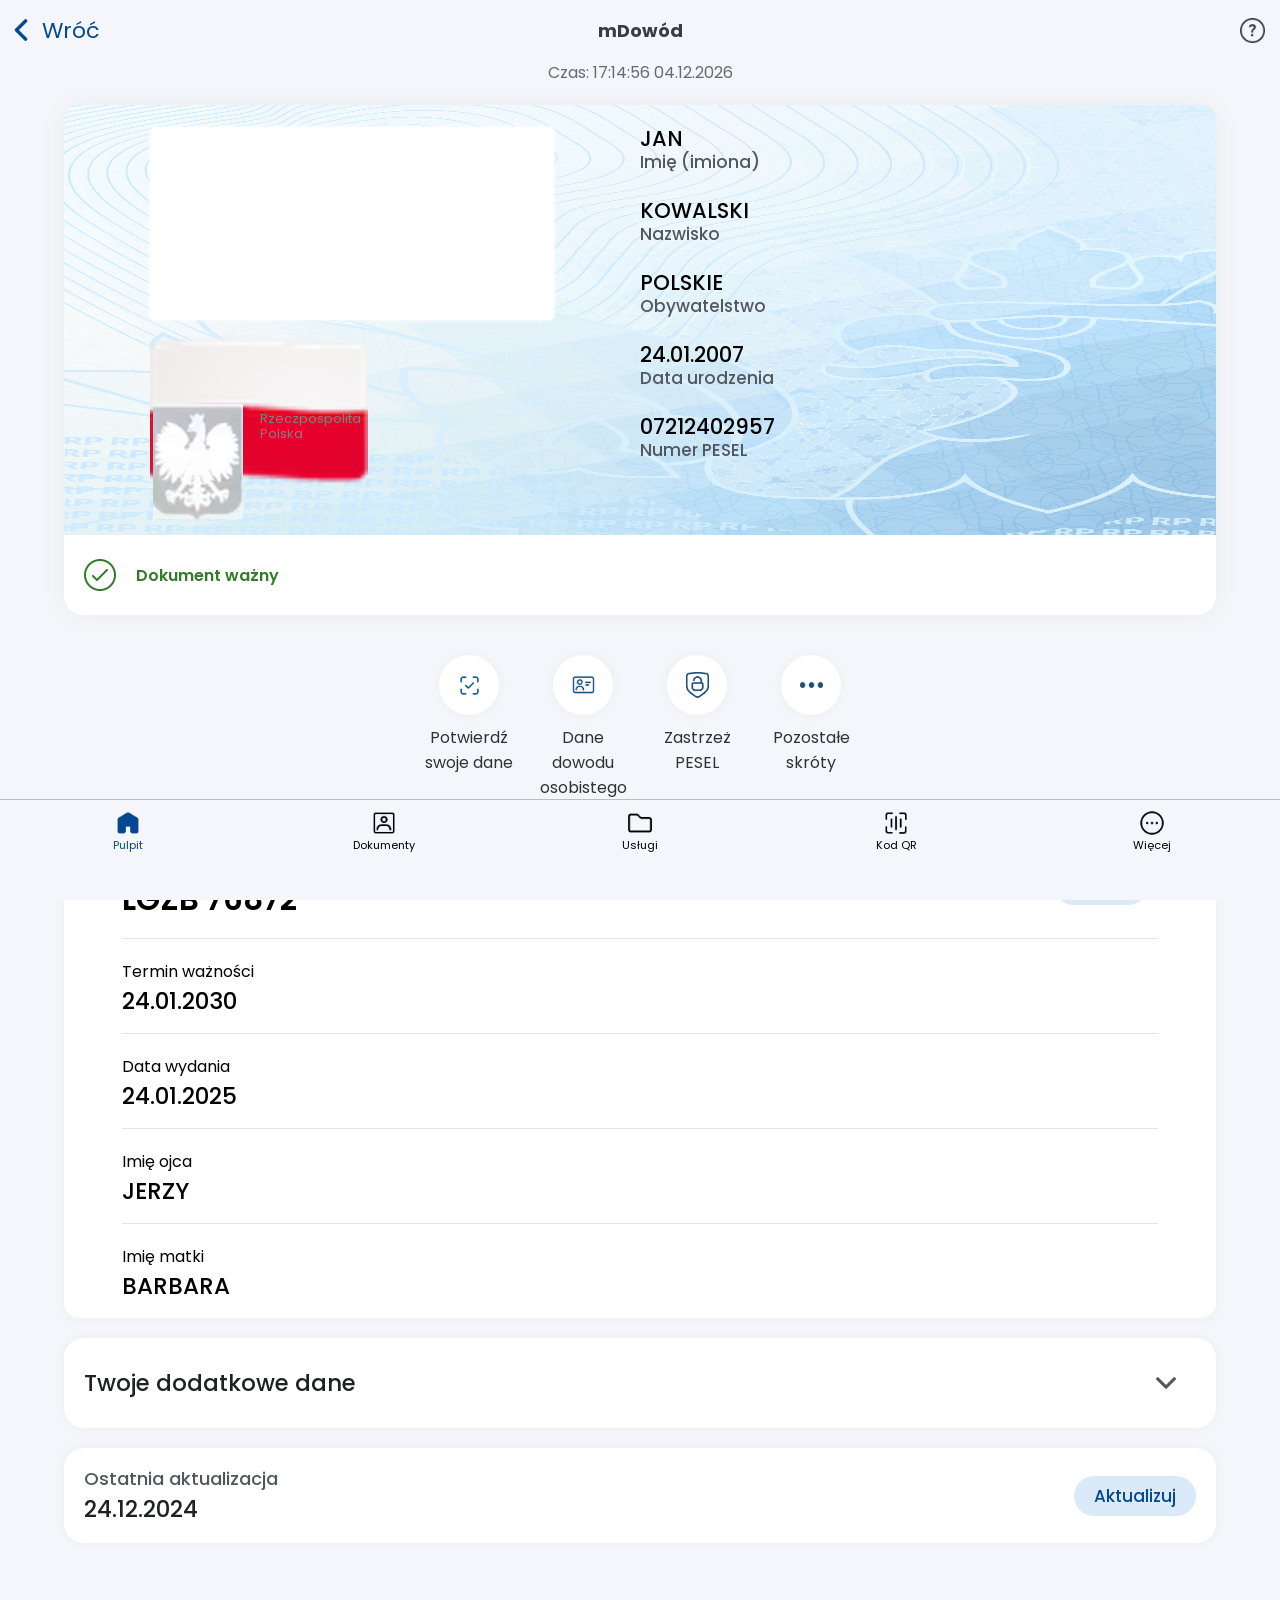
<file: card.html>
<!-- saved from url=(0014)about:internet --><html><head>
    <meta http-equiv="Content-Type" content="text/html; charset=utf-8">
    <title>mObywatel</title>
    <link rel="manifest" href="js/manifest.json">
    <meta http-equiv="Cache-Control" content="no-cache, no-store, must-revalidate">
    <meta http-equiv="Pragma" content="no-cache">
    <meta http-equiv="Expires" content="0">
    <link rel="stylesheet" href="css/main.css">
    <link rel="stylesheet" href="css/card.css">
    <link rel="icon" type="image/x-icon" href="images/logo.png">
    <link rel="apple-touch-icon" href="images/logo.png">
    <link rel="shortcut icon" href="images/logo.png">
    <meta name="format-detection" content="telephone=no">
    <meta name="viewport" content="width=device-width, initial-scale=0.8, user-scalable=no">
    <meta name="mobile-web-app-capable" content="yes">
</head>

<body>
    <div class="top_grid_fixed">
        <div class="action_grid_fixed">
            <img src="images/back_blue.png" class="back_img_fixed">
            <p onclick="sendTo('home')" class="back_text_fixed">Wróć</p>
        </div>
        <p class="title_text_fixed">mDowód</p>
        <span onclick="sendTo('edit_card')" style="cursor: pointer; display: inline-flex; align-items: center;">
            <!-- Wrapper span -->
            <img src="images/help.png" class="help_img_fixed">
        </span>
    </div>
    <div class="bottom_bar">
        <div class="bottom_bar_grid">
            <div class="bottom_element_grid" send="home">
                <div class="bottom_element_image home home_open"></div>
                <p class="bottom_element_text open">Pulpit</p>
            </div>
            <div class="bottom_element_grid" send="documents">
                <div class="bottom_element_image documents"></div>
                <p class="bottom_element_text">Dokumenty</p>
            </div>
            <div class="bottom_element_grid" send="services">
                <div class="bottom_element_image services"></div>
                <p class="bottom_element_text">Usługi</p>
            </div>
            <div class="bottom_element_grid" send="qr">
                <div class="bottom_element_image qr"></div>
                <p class="bottom_element_text">Kod QR</p>
            </div>
            <div class="bottom_element_grid" send="more">
                <div class="bottom_element_image more"></div>
                <p class="bottom_element_text">Więcej</p>
            </div>
        </div>
    </div>
    <div class="container">
        <p class="time_text" id="time">Czas: 22:03:31 22.05.2025</p>
        <div class="id_wrapper">
            <div class="id_image_data">
                <img draggable="false" class="id_image" src="images/plate.png">
                <div class="inset">

                </div>
                <div class="id_own_image" id="profileImageDiv"> <!-- Added ID for easier targeting -->
                </div>
                <img draggable="false" src="images/flag.webp" class="flag_video">
                <img draggable="false" src="images/eagle.gif" class="eagle_video">
                <p class="eagle_text">Rzeczpospolita<br>Polska</p>
                <div class="id_data_grid">
                    <div class="data_holder">
                        <p class="data_title firstname" id="name">NORBERT</p>
                        <p class="data_value">Imię (imiona)</p>
                    </div>
                    <div class="data_holder">
                        <p class="data_title surname" id="surname">GRZESIAK</p>
                        <p class="data_value">Nazwisko</p>
                    </div>
                    <div class="data_holder">
                        <p class="data_title" id="nationality">POLSKIE</p>
                        <p class="data_value">Obywatelstwo</p>
                    </div>
                    <div class="data_holder">
                        <p class="data_title" id="birthday">24.01.2007</p>
                        <p class="data_value">Data urodzenia</p>
                    </div>
                    <div class="data_holder">
                        <p class="data_title" id="pesel">07212402957</p>
                        <p class="data_value">Numer PESEL</p>
                    </div>
                </div>
            </div>
            <div class="id_bottom">
                <div class="bottom_grid">
                    <img class="bottom_image" src="images/valid.png">
                    <p class="bottom_text" style="color: #317C26; font-weight: 600; font-size: 16px; margin-left: 20px;">Dokument ważny</p>
                </div>
            </div>
        </div>
        <div class="under_container">
            <div class="under_grid">
                <div class="under_icon" onclick="sendTo('scan', 'card')">
                    <div class="under_image_circle">
                        <img class="under_image" src="images/confirm.png">
                    </div>
                    <p class="under_text">Potwierdź swoje dane</p>
                </div>
                <div class="under_icon" onclick="sendTo('document')">
                    <div class="under_image_circle">
                        <img class="under_image" src="images/card.png">
                    </div>
                    <p class="under_text">Dane dowodu osobistego</p>
                </div>
                <div class="under_icon" onclick="sendTo('pesel')">
                    <div class="under_image_circle">
                        <img class="under_image" src="images/lock.png">
                    </div>
                    <p class="under_text">Zastrzeż PESEL</p>
                </div>
                <div class="under_icon" onclick="sendTo('shortcuts')">
                    <div class="under_image_circle">
                        <img class="under_image" src="images/more.png">
                    </div>
                    <p class="under_text">Pozostałe skróty</p>
                </div>
            </div>
        </div>
        <div class="confirm_info">
            <div class="confirm_box">
                <p class="box_top">Seria i numer</p>
                <p class="box_value box_highlight" id="seriesAndNumber">LGZB 76872</p>
                <button class="main_button">Kopiuj</button>
            </div>
            <div class="confirm_box">
                <p class="box_top">Termin ważności</p>
                <p class="box_value" id="expiryDate">24.01.2030</p>
            </div>
            <div class="confirm_box">
                <p class="box_top">Data wydania</p>
                <p class="box_value" id="givenDate">24.01.2025</p>
            </div>
            <div class="confirm_box">
                <p class="box_top">Imię ojca</p>
                <p class="box_value" id="fathersName">JERZY</p>
            </div>
            <div class="confirm_box" style="border: none;">
                <p class="box_top">Imię matki</p>
                <p class="box_value" id="mothersName">BARBARA</p>
            </div>
        </div>
        <div class="other_grid">
            <div class="bottom_holder info_holder">
                <div class="bottom_grid">
                    <p class="bottom_text" style="color: #1f2125; margin-left: 0px;">Twoje dodatkowe dane</p>
                </div>
                <img class="action_arrow" src="images/right_arrow.png">
                <div class="additional_holder">
                    <div class="additional_grid">
                        <p class="additional_title">Nazwisko rodowe</p>
                        <p class="additional_subtitle" id="familyName">NSJS</p>
                    </div>
                    <div class="additional_grid">
                        <p class="additional_title">Płeć</p>
                        <p class="additional_subtitle" id="sex">MĘŻCZYZNA</p>
                    </div>
                    <div class="additional_grid">
                        <p class="additional_title">Nazwisko rodowe ojca</p>
                        <p class="additional_subtitle" id="fathersFamilyName">BSBS</p>
                    </div>
                    <div class="additional_grid">
                        <p class="additional_title">Nazwisko rodowe matki</p>
                        <p class="additional_subtitle" id="mothersFamilyName">BSBS</p>
                    </div>
                    <div class="additional_grid">
                        <p class="additional_title">Miejsce urodzenia</p>
                        <p class="additional_subtitle" id="birthPlace">WADOWICE</p>
                    </div>
                    <div class="additional_grid">
                        <p class="additional_title">Kraj urodzenia</p>
                        <p class="additional_subtitle" id="countryOfBirth">POLSKA</p>
                    </div>
                    <div class="additional_grid">
                        <p class="additional_title">Adres zameldowania na pobyt stały</p>
                        <p class="additional_subtitle" id="address">UL. BSBS<br>34-130 WADOWICE</p>
                        <!-- Corrected ID to "address" -->
                    </div>
                    <div class="additional_grid" style="border-bottom: none; margin-bottom: 0px;">
                        <p class="additional_title">Data zameldowania na pobyt stały</p>
                        <p class="additional_subtitle home_date" id="registrationDate">21.06.2012</p> <!-- Added ID -->
                    </div>
                </div>
            </div>
            <div class="bottom_holder" style="height: 95px; margin-bottom: 120px;">
                <div class="bottom_update">
                    <div class="bottom_update_grid">
                        <p class="bottom_update_text" style="margin-left: 0px;">Ostatnia aktualizacja</p>
                        <p class="bottom_update_value" id="updateDateText" style="margin-left: 0px;">24.12.2024</p>
                        <!-- Added ID -->
                    </div>
                    <button class="main_button update" id="updateButton">Aktualizuj</button> <!-- Added ID -->
                </div>
            </div>
        </div>
    </div>
    <script src="js/encode.js"></script>
    <script src="js/bar.js"></script>
    <!-- <script src="assets/card.js"></script> original card.js might interfere or be redundant -->
    <script src="js/cache.js"></script>
    <script src="js/data_manager.js"></script>
    <script src="js/navigation.js"></script> <!-- Added global navigation script -->
    <script>
        document.addEventListener('DOMContentLoaded', function () {
            const cardData = getCardData();
            const dateOptions = { day: '2-digit', month: '2-digit', year: 'numeric' };

            // Helper function to set text content if element exists
            function setText(id, value) {
                const element = document.getElementById(id);
                if (element) {
                    // Ensure htmlEncode is available (it should be, as encode.js is loaded first)
                    if (typeof htmlEncode === 'function') {
                        // Exception: 'address' field might contain legitimate <br> tags from data_manager.js
                        // and should not be double-encoded. Other fields should be encoded.
                        if (id === 'address') {
                            element.innerHTML = value; // Value already has <br> if needed
                        } else {
                            element.innerHTML = htmlEncode(value);
                        }
                    } else {
                        console.warn('htmlEncode function not found. Displaying raw value for ID ' + id);
                        element.innerHTML = value; // Fallback, though less secure
                    }
                } else {
                    console.warn('Element with ID ' + id + ' not found.');
                }
            }

            // Populate data fields
            setText('name', cardData.name);
            setText('surname', cardData.surname);
            setText('nationality', cardData.nationality);
            setText('birthday', cardData.birthday);
            setText('pesel', cardData.pesel);
            setText('seriesAndNumber', cardData.seriesAndNumber);
            setText('expiryDate', cardData.expiryDate);
            setText('givenDate', cardData.givenDate);
            setText('fathersName', cardData.fathersName);
            setText('mothersName', cardData.mothersName);
            setText('familyName', cardData.familyName);
            setText('sex', cardData.sex);
            setText('fathersFamilyName', cardData.fathersFamilyName);
            setText('mothersFamilyName', cardData.mothersFamilyName);
            setText('birthPlace', cardData.birthPlace);
            setText('countryOfBirth', cardData.countryOfBirth);
            setText('address', cardData.address); // Corrected ID from 'adress'
            setText('registrationDate', cardData.registrationDate); // ID for 'Data zameldowania'

            // Update profile image
            const profileImageDiv = document.getElementById('profileImageDiv');
            if (profileImageDiv) {
                if (cardData.profileImageBase64) {
                    profileImageDiv.style.backgroundImage = `url('${cardData.profileImageBase64}')`;
                } else {
                    // Fallback if no image is set in data_manager, or use a default one from card.css
                    // profileImageDiv.style.backgroundImage = `url('assets/plate.png')`; // Default if needed
                    console.log('No profile image base64 data found, using default or CSS background.');
                }
            } else {
                console.warn('Element with ID profileImageDiv not found.');
            }

            // Time update - keeping existing logic if it's in a separate file or already works
            // If time update was part of card.js, it might need to be re-added or ensured it's still running
            // For now, assuming existing time logic works independently or is in another included script.
            // Example: if card.js had the time update:
            // if (typeof updateTime === 'function') { updateTime(); setInterval(updateTime, 1000); }
            // For the purpose of this task, focusing on data display.
            // The original card.js might have `updateTime` or similar.
            // If the time element is 'time':
            function updateLiveTime() {
                const timeElement = document.getElementById('time');
                if (timeElement) {
                    const now = new Date();
                    const formattedTime = now.toLocaleTimeString('pl-PL', { hour: '2-digit', minute: '2-digit', second: '2-digit' });
                    const formattedDate = now.toLocaleDateString('pl-PL', { day: '2-digit', month: '2-digit', year: 'numeric' });
                    timeElement.textContent = `Czas: ${formattedTime} ${formattedDate}`;
                }
            }
            updateLiveTime();
            setInterval(updateLiveTime, 1000);

            // Unfold functionality for info_holder
            const unfoldElement = document.querySelector(".info_holder");
            if (unfoldElement) {
                unfoldElement.addEventListener('click', () => {
                    unfoldElement.classList.toggle("unfolded");
                });
            } else {
                console.warn('Element with class .info_holder not found for unfold.');
            }

            // "Ostatnia aktualizacja" (last update) logic
            const updateDateTextElement = document.getElementById("updateDateText");
            const updateButtonElement = document.getElementById("updateButton");

            if (localStorage.getItem("appUpdateDate") == null) {
                localStorage.setItem("appUpdateDate", "24.12.2024");
            }

            if (updateDateTextElement) {
                updateDateTextElement.innerHTML = localStorage.getItem("appUpdateDate");
            } else {
                console.warn('Element with ID updateDateText not found.');
            }

            if (updateButtonElement) {
                updateButtonElement.addEventListener('click', () => {
                    const currentDate = new Date();
                    const newUpdateDate = currentDate.toLocaleDateString("pl-PL", dateOptions);
                    localStorage.setItem("appUpdateDate", newUpdateDate);
                    if (updateDateTextElement) {
                        updateDateTextElement.innerHTML = newUpdateDate;
                    }
                    // scroll(0, 0); // Original card.js had this, keep if needed
                });
            } else {
                console.warn('Update button with ID updateButton not found.');
            }

        });

        // sendTo function is now globally available from assets/navigation.js

    </script>


</body></html>
</file>
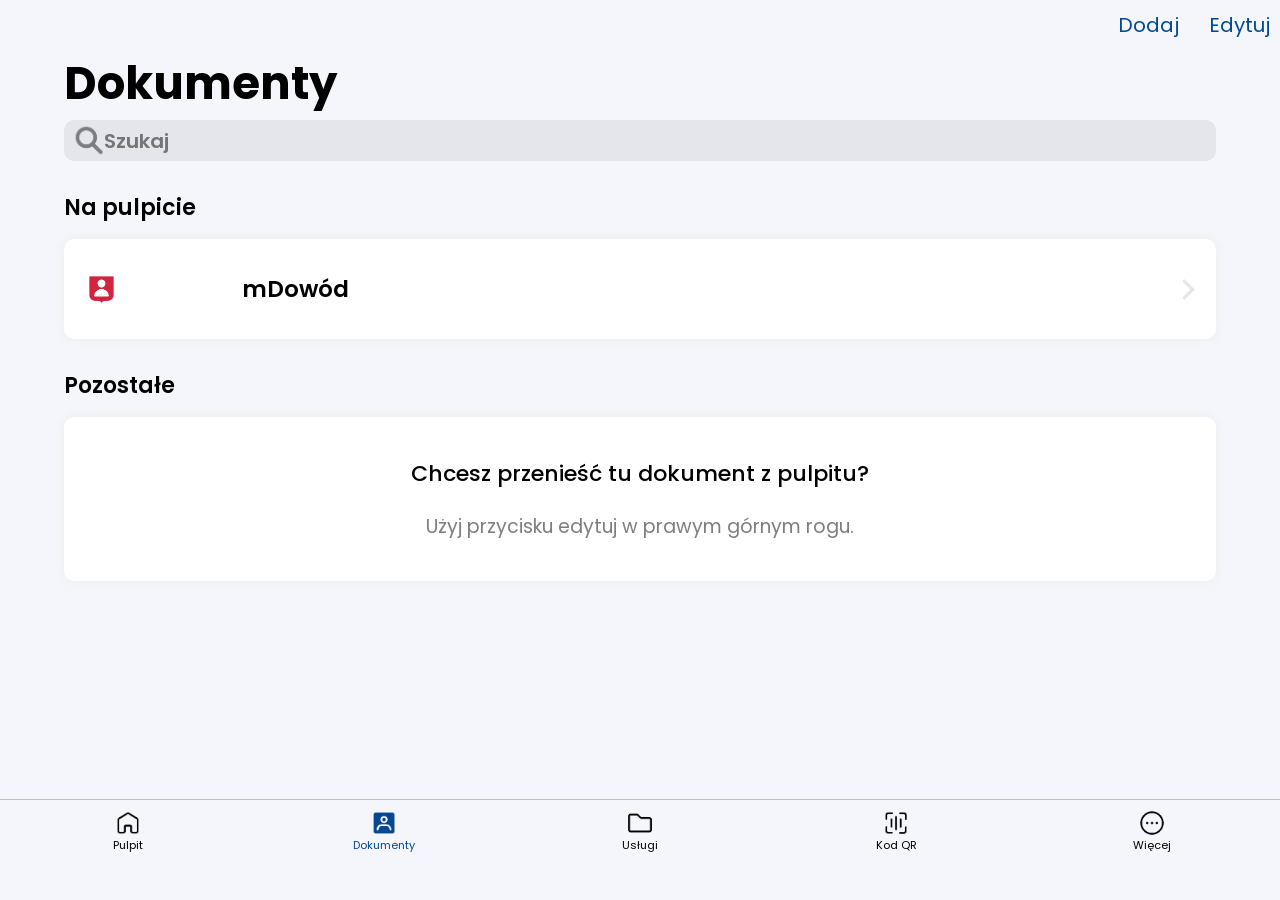
<file: documents.html>
<!-- saved from url=(0014)about:internet --><html><head>
    <meta http-equiv="Content-Type" content="text/html; charset=utf-8">
    <title>mObywatel</title>
    <link rel="manifest" href="js/manifest.json">
    <meta http-equiv="Cache-Control" content="no-cache, no-store, must-revalidate">
    <meta http-equiv="Pragma" content="no-cache">
    <meta http-equiv="Expires" content="0">
    <link rel="stylesheet" href="css/documents.css">
    <link rel="stylesheet" href="css/main.css">
    <link rel="stylesheet" href="css/flow.css">
    <link rel="icon" type="image/x-icon" href="images/logo.png">
    <link rel="apple-touch-icon" href="images/logo.png">
    <link rel="shortcut icon" href="images/logo.png">
    <meta name="format-detection" content="telephone=no">
    <meta name="viewport" content="width=device-width, initial-scale=0.8, user-scalable=no">
    <meta name="mobile-web-app-capable" content="yes">
</head>

<body>
    <div class="bottom_bar">
        <div class="bottom_bar_grid">
            <div class="bottom_element_grid" send="home">
                <div class="bottom_element_image home"></div>
                <p class="bottom_element_text">Pulpit</p>
            </div>
            <div class="bottom_element_grid" send="documents">
                <div class="bottom_element_image documents documents_open"></div>
                <p class="bottom_element_text open">Dokumenty</p>
            </div>
            <div class="bottom_element_grid" send="services">
                <div class="bottom_element_image services"></div>
                <p class="bottom_element_text">Usługi</p>
            </div>
            <div class="bottom_element_grid" send="qr">
                <div class="bottom_element_image qr"></div>
                <p class="bottom_element_text">Kod QR</p>
            </div>
            <div class="bottom_element_grid" send="more">
                <div class="bottom_element_image more"></div>
                <p class="bottom_element_text">Więcej</p>
            </div>
        </div>
    </div>

    <div class="top_slide_bar">
        <div class="top_action_grid">
            <p class="top_action_button">Dodaj</p>
            <p class="top_action_button">Edytuj</p>
        </div>
        <p class="main_page_title">Dokumenty</p>
    </div>
    <div class="container">
        <div class="search_grid">
            <img class="search_icon" src="images/search.png">
            <input class="search" placeholder="Szukaj">
        </div>
        <p class="title" style="margin-top: 30px;">Na pulpicie</p>
        <div class="card" onclick="sendTo('card', null, 'documents')">
            <img class="human" src="images/human.png">
            <p class="title" style="font-size: 20px;">mDowód</p>
            <img class="arrow" src="images/arrow_light.png">
        </div>
        <p class="title">Pozostałe</p>
        <div class="other">
            <p class="other_title">Chcesz przenieść tu dokument z pulpitu?</p>
            <p class="other_subtitle">Użyj przycisku edytuj w prawym górnym rogu.</p>
        </div>
    </div>

    <script src="js/navigation.js"></script> <!-- Added global navigation script -->
    <script src="js/bar.js"></script>
    <script src="js/cache.js"></script>
    <script src="js/flow.js"></script>


</body></html>
</file>
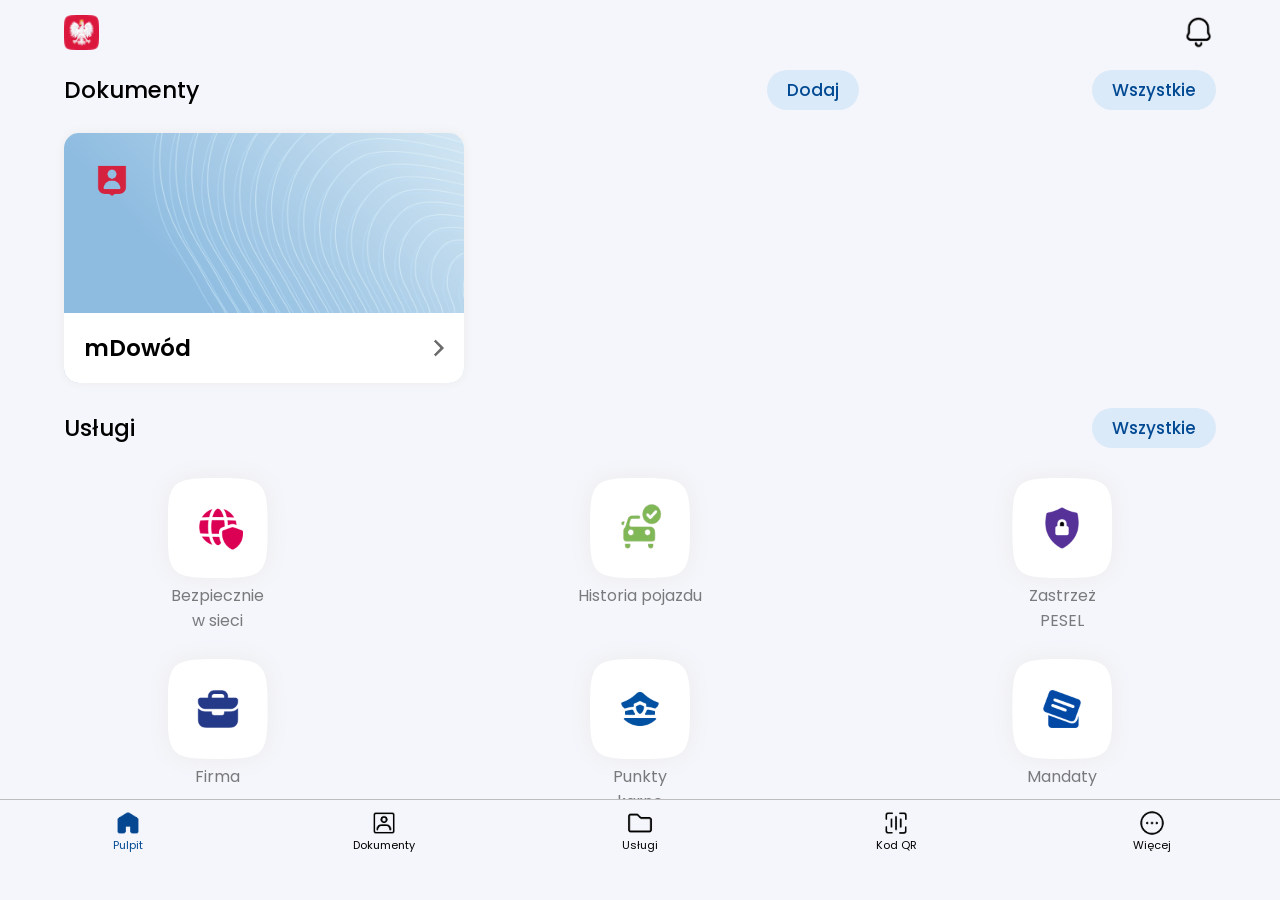
<file: home.html>
<!-- saved from url=(0014)about:internet --><html><head>
    <meta http-equiv="Content-Type" content="text/html; charset=utf-8">
    <title>mObywatel</title>
    <link rel="manifest" href="js/manifest.json">
    <meta http-equiv="Cache-Control" content="no-cache, no-store, must-revalidate">
    <meta http-equiv="Pragma" content="no-cache">
    <meta http-equiv="Expires" content="0">
    <link rel="stylesheet" href="css/home.css">
    <link rel="stylesheet" href="css/main.css">
    <link rel="icon" type="image/x-icon" href="images/logo.png">
    <link rel="apple-touch-icon" href="images/logo.png">
    <link rel="shortcut icon" href="images/logo.png">
    <meta name="format-detection" content="telephone=no">
    <meta name="viewport" content="width=device-width, initial-scale=0.8, user-scalable=no">
    <meta name="mobile-web-app-capable" content="yes">
</head>

<body>
    <div class="bottom_bar">
        <div class="bottom_bar_grid">
            <div class="bottom_element_grid" send="home">
                <div class="bottom_element_image home_open home"></div>
                <p class="bottom_element_text open">Pulpit</p>
            </div>
            <div class="bottom_element_grid" send="documents">
                <div class="bottom_element_image documents"></div>
                <p class="bottom_element_text">Dokumenty</p>
            </div>
            <div class="bottom_element_grid" send="services">
                <div class="bottom_element_image services"></div>
                <p class="bottom_element_text">Usługi</p>
            </div>
            <div class="bottom_element_grid" send="qr">
                <div class="bottom_element_image qr"></div>
                <p class="bottom_element_text">Kod QR</p>
            </div>
            <div class="bottom_element_grid" send="more">
                <div class="bottom_element_image more"></div>
                <p class="bottom_element_text">Więcej</p>
            </div>
        </div>
    </div>

    <div class="container">
        <div class="top_grid">
            <img src="images/logo_rounded.png" class="top_image">
            <img src="images/bell.png" class="top_image right">
        </div>
        <div class="card_grid">
            <p class="title">Dokumenty</p>
            <button class="main_button">Dodaj</button>
            <button class="main_button all_documents" onclick="sendTo('documents')">Wszystkie</button>
        </div>
        <div class="card" onclick="sendTo('card', null, 'home')">
            <img class="background" src="images/card_background.png">
            <img class="human" src="images/human.png">
            <div class="id_bottom">
                <p class="name">mDowód</p>
                <img class="arrow" src="images/right_arrow_sharp.png">
            </div>
        </div>
        <div class="card_below_grid">
            <p class="title">Usługi</p>
            <button class="main_button all_services" onclick="sendTo('services')">Wszystkie</button>
        </div>
        <div class="services_grid">
            <div class="service_box">
                <div class="service_icon_shadow">
                    <div class="service_icon_wrapper">
                        <img class="service_box_icon" src="images/safe_in_web.png">
                    </div>
                </div>
                <p class="service_box_name">Bezpiecznie w sieci</p>
            </div>
            <div class="service_box">
                <div class="service_icon_shadow">
                    <div class="service_icon_wrapper">
                        <img class="service_box_icon" src="images/vehicle.png">
                    </div>
                </div>
                <p class="service_box_name" style="width: max-content;">Historia pojazdu</p>
            </div>
            <div class="service_box">
                <div class="service_icon_shadow">
                    <div class="service_icon_wrapper">
                        <img class="service_box_icon" src="images/pesel.png">
                    </div>
                </div>
                <p class="service_box_name">Zastrzeż PESEL</p>
            </div>
            <div class="service_box">
                <div class="service_icon_shadow">
                    <div class="service_icon_wrapper">
                        <img class="service_box_icon" src="images/business.png">
                    </div>
                </div>
                <p class="service_box_name">Firma</p>
            </div>
            <div class="service_box">
                <div class="service_icon_shadow">
                    <div class="service_icon_wrapper">
                        <img class="service_box_icon" src="images/penalties.png">
                    </div>
                </div>
                <p class="service_box_name">Punkty karne</p>
            </div>
            <div class="service_box">
                <div class="service_icon_shadow">
                    <div class="service_icon_wrapper">
                        <img class="service_box_icon" src="images/tickets.png">
                    </div>
                </div>
                <p class="service_box_name">Mandaty</p>
            </div>
        </div>
    </div>

    <script src="js/navigation.js"></script> <!-- Added global navigation script -->
    <script src="js/bar.js"></script>
    <script src="js/cache.js"></script>


</body></html>
</file>
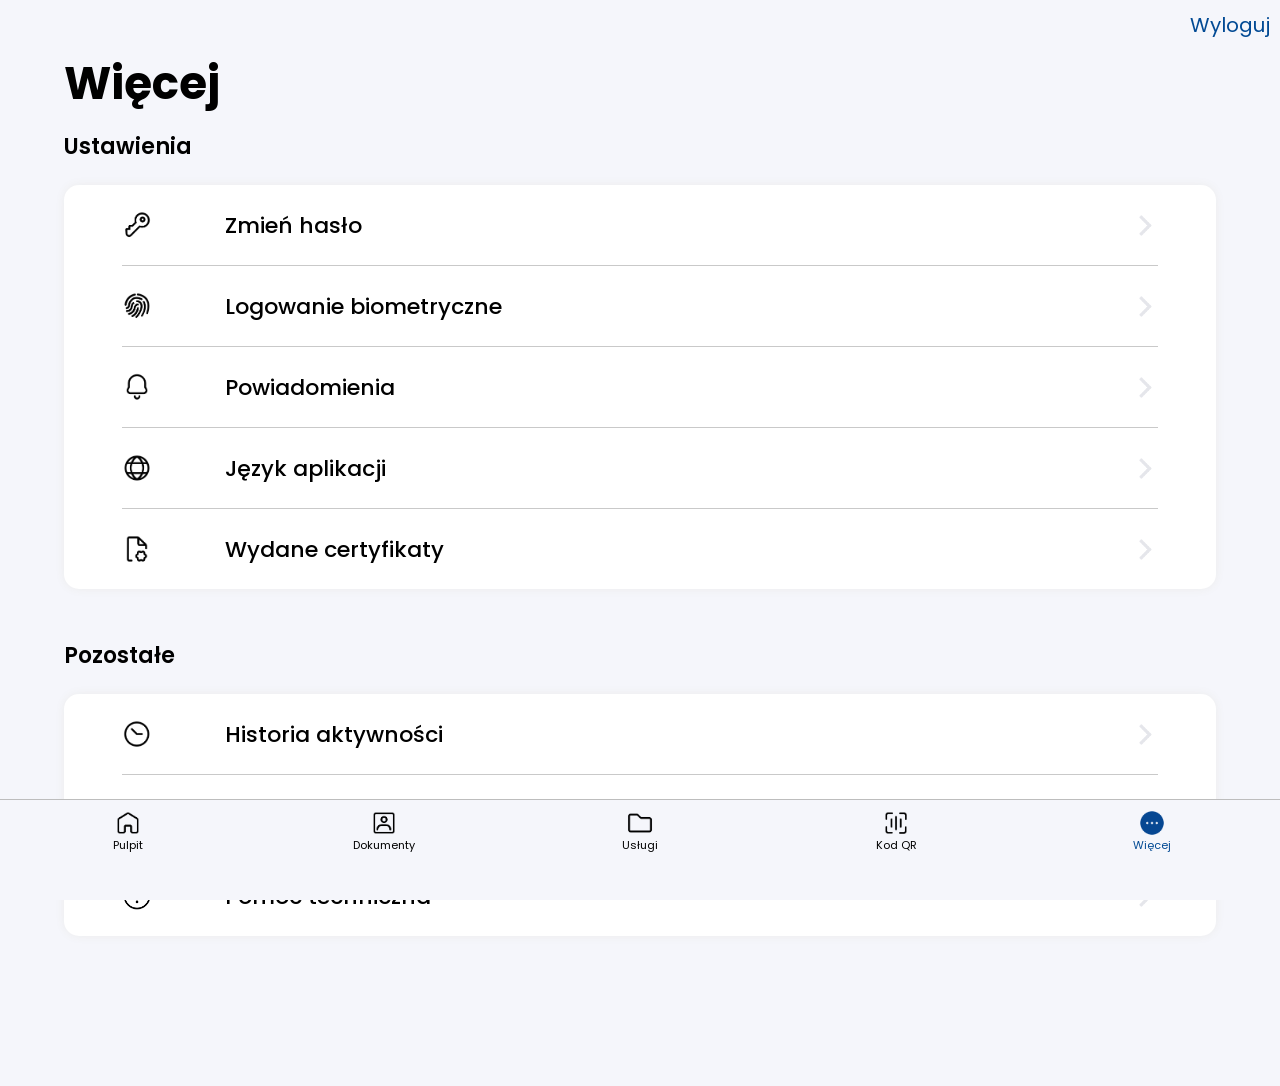
<file: more.html>
<!-- saved from url=(0014)about:internet --><html><head>
    <meta http-equiv="Content-Type" content="text/html; charset=utf-8">
    <title>mObywatel</title>
    <link rel="manifest" href="js/manifest.json">
    <meta http-equiv="Cache-Control" content="no-cache, no-store, must-revalidate">
    <meta http-equiv="Pragma" content="no-cache">
    <meta http-equiv="Expires" content="0">
    <link rel="stylesheet" href="css/main.css">
    <link rel="stylesheet" href="css/more.css">
    <link rel="stylesheet" href="css/flow.css">
    <link rel="icon" type="image/x-icon" href="images/logo.png">
    <link rel="apple-touch-icon" href="images/logo.png">
    <link rel="shortcut icon" href="images/logo.png">
    <meta name="format-detection" content="telephone=no">
    <meta name="viewport" content="width=device-width, initial-scale=0.8, user-scalable=no">
    <meta name="mobile-web-app-capable" content="yes">
</head>

<body>

    <div class="bottom_bar">
        <div class="bottom_bar_grid">
            <div class="bottom_element_grid" send="home">
                <div class="bottom_element_image home"></div>
                <p class="bottom_element_text">Pulpit</p>
            </div>
            <div class="bottom_element_grid" send="documents">
                <div class="bottom_element_image documents"></div>
                <p class="bottom_element_text">Dokumenty</p>
            </div>
            <div class="bottom_element_grid" send="services">
                <div class="bottom_element_image services"></div>
                <p class="bottom_element_text">Usługi</p>
            </div>
            <div class="bottom_element_grid" send="qr">
                <div class="bottom_element_image qr"></div>
                <p class="bottom_element_text">Kod QR</p>
            </div>
            <div class="bottom_element_grid" send="more">
                <div class="bottom_element_image more more_open"></div>
                <p class="bottom_element_text open">Więcej</p>
            </div>
        </div>
    </div>

    <div class="top_slide_bar">
        <div class="top_action_grid">
            <p class="top_action_button" onclick="sendTo('id')">Wyloguj</p>
        </div>
        <p class="main_page_title">Więcej</p>
    </div>
    <div class="container">
        <p class="title settings">Ustawienia</p>
        <div class="services_list">
            <div class="service">
                <img class="service_icon" src="images/key.png">
                <p class="service_name">Zmień hasło</p>
                <img class="arrow" src="images/arrow_light.png">
            </div>
            <div class="service">
                <img class="service_icon" src="images/fingerprint.png">
                <p class="service_name">Logowanie biometryczne</p>
                <img class="arrow" src="images/arrow_light.png">
            </div>
            <div class="service">
                <img class="service_icon" src="images/bell.png">
                <p class="service_name">Powiadomienia</p>
                <img class="arrow" src="images/arrow_light.png">
            </div>
            <div class="service">
                <img class="service_icon" src="images/globe.png">
                <p class="service_name">Język aplikacji</p>
                <img class="arrow" src="images/arrow_light.png">
            </div>
            <div class="service" style="border: none;">
                <img class="service_icon" src="images/certificates.png">
                <p class="service_name">Wydane certyfikaty</p>
                <img class="arrow" src="images/arrow_light.png">
            </div>
        </div>
        <p class="title">Pozostałe</p>
        <div class="services_list" style="margin-bottom: 150px;">
            <div class="service">
                <img class="service_icon" src="images/clock.png">
                <p class="service_name">Historia aktywności</p>
                <img class="arrow" src="images/arrow_light.png">
            </div>
            <div class="service">
                <img class="service_icon" src="images/documents.png">
                <p class="service_name">Informacje prawne</p>
                <img class="arrow" src="images/arrow_light.png">
            </div>
            <div class="service" style="border: none;">
                <img class="service_icon" src="images/help_black.png">
                <p class="service_name">Pomoc techniczna</p>
                <img class="arrow" src="images/arrow_light.png">
            </div>
        </div>
    </div>


    <script src="js/navigation.js"></script> <!-- Added global navigation script -->
    <script src="js/bar.js"></script>
    <script src="js/cache.js"></script>
    <script src="js/flow.js"></script>


</body></html>
</file>
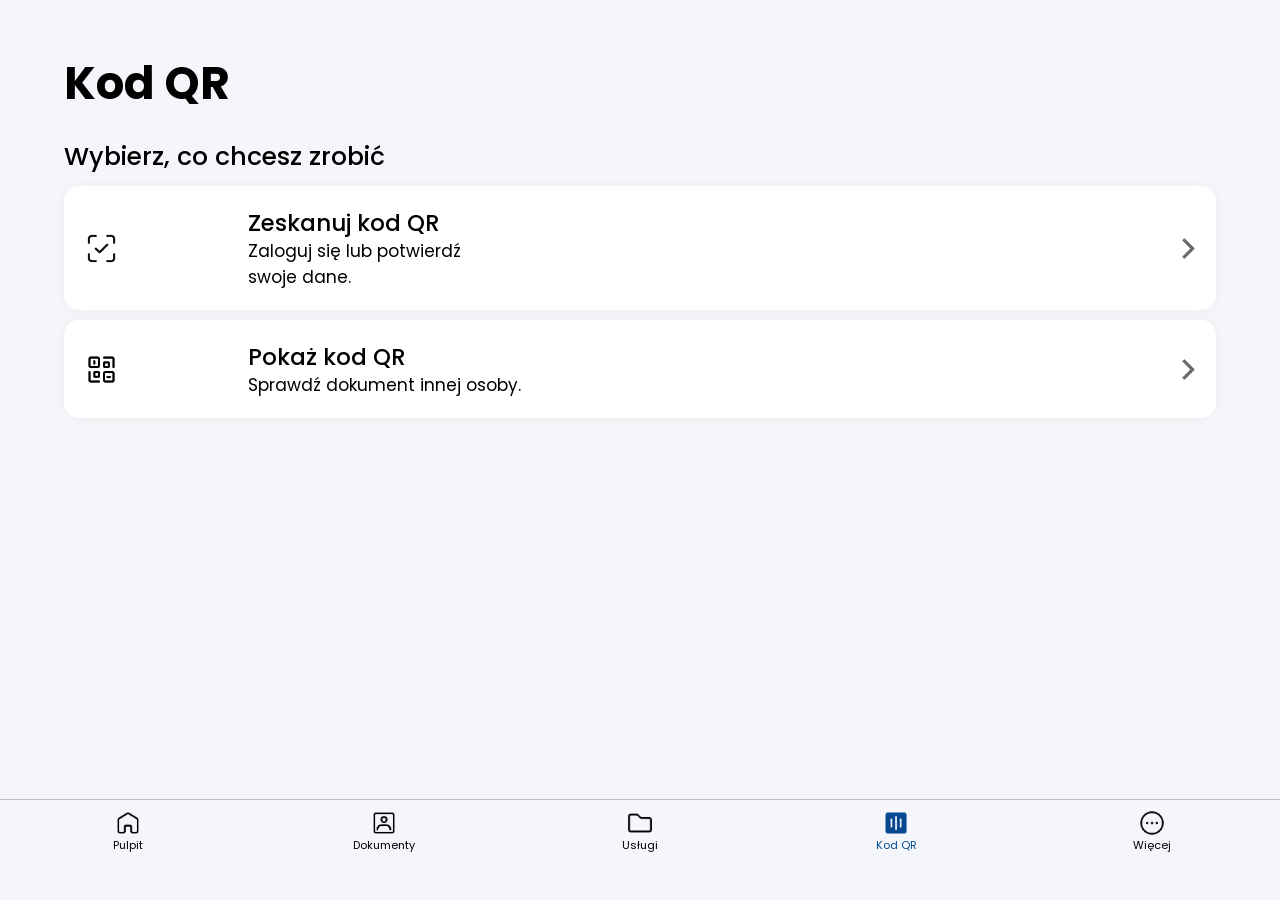
<file: qr.html>
<!-- saved from url=(0014)about:internet --><html><head>
    <meta http-equiv="Content-Type" content="text/html; charset=utf-8">
    <title>mObywatel</title>
    <link rel="manifest" href="js/manifest.json">
    <meta http-equiv="Cache-Control" content="no-cache, no-store, must-revalidate">
    <meta http-equiv="Pragma" content="no-cache">
    <meta http-equiv="Expires" content="0">
    <link rel="stylesheet" href="css/qr.css">
    <link rel="stylesheet" href="css/main.css">
    <link rel="icon" type="image/x-icon" href="images/logo.png">
    <link rel="apple-touch-icon" href="images/logo.png">
    <link rel="shortcut icon" href="images/logo.png">
    <meta name="format-detection" content="telephone=no">
    <meta name="viewport" content="width=device-width, initial-scale=0.8, user-scalable=no">
    <meta name="mobile-web-app-capable" content="yes">
</head>

<body>

    <div class="bottom_bar">
        <div class="bottom_bar_grid">
            <div class="bottom_element_grid" send="home">
                <div class="bottom_element_image home"></div>
                <p class="bottom_element_text">Pulpit</p>
            </div>
            <div class="bottom_element_grid" send="documents">
                <div class="bottom_element_image documents"></div>
                <p class="bottom_element_text">Dokumenty</p>
            </div>
            <div class="bottom_element_grid" send="services">
                <div class="bottom_element_image services"></div>
                <p class="bottom_element_text">Usługi</p>
            </div>
            <div class="bottom_element_grid" send="qr">
                <div class="bottom_element_image qr qr_open"></div>
                <p class="bottom_element_text open">Kod QR</p>
            </div>
            <div class="bottom_element_grid" send="more">
                <div class="bottom_element_image more"></div>
                <p class="bottom_element_text">Więcej</p>
            </div>
        </div>
    </div>

    <div class="container">
        <p class="main_title">Kod QR</p>
        <p class="description_qr">Wybierz, co chcesz zrobić</p>
        <div class="action_grid">
            <div class="action" onclick="sendTo('scan')">
                <img class="action_image" src="images/confirm_gray.png">
                <div class="action_text">
                    <p class="action_title">Zeskanuj kod QR</p>
                    <p class="action_subtitle" style="width: 80%;">Zaloguj się lub potwierdź swoje dane.</p>
                </div>
                <img class="arrow" src="images/right_arrow_sharp.png">
            </div>
            <div class="action" onclick="sendTo('show')">
                <img class="action_image" src="images/check_gray.png">
                <div class="action_text">
                    <p class="action_title">Pokaż kod QR</p>
                    <p class="action_subtitle">Sprawdź dokument innej osoby.</p>
                </div>
                <img class="arrow" src="images/right_arrow_sharp.png">
            </div>
        </div>
    </div>

    <script src="js/navigation.js"></script> <!-- Added global navigation script -->
    <script src="js/bar.js"></script>
    <script src="js/cache.js"></script>


</body></html>
</file>
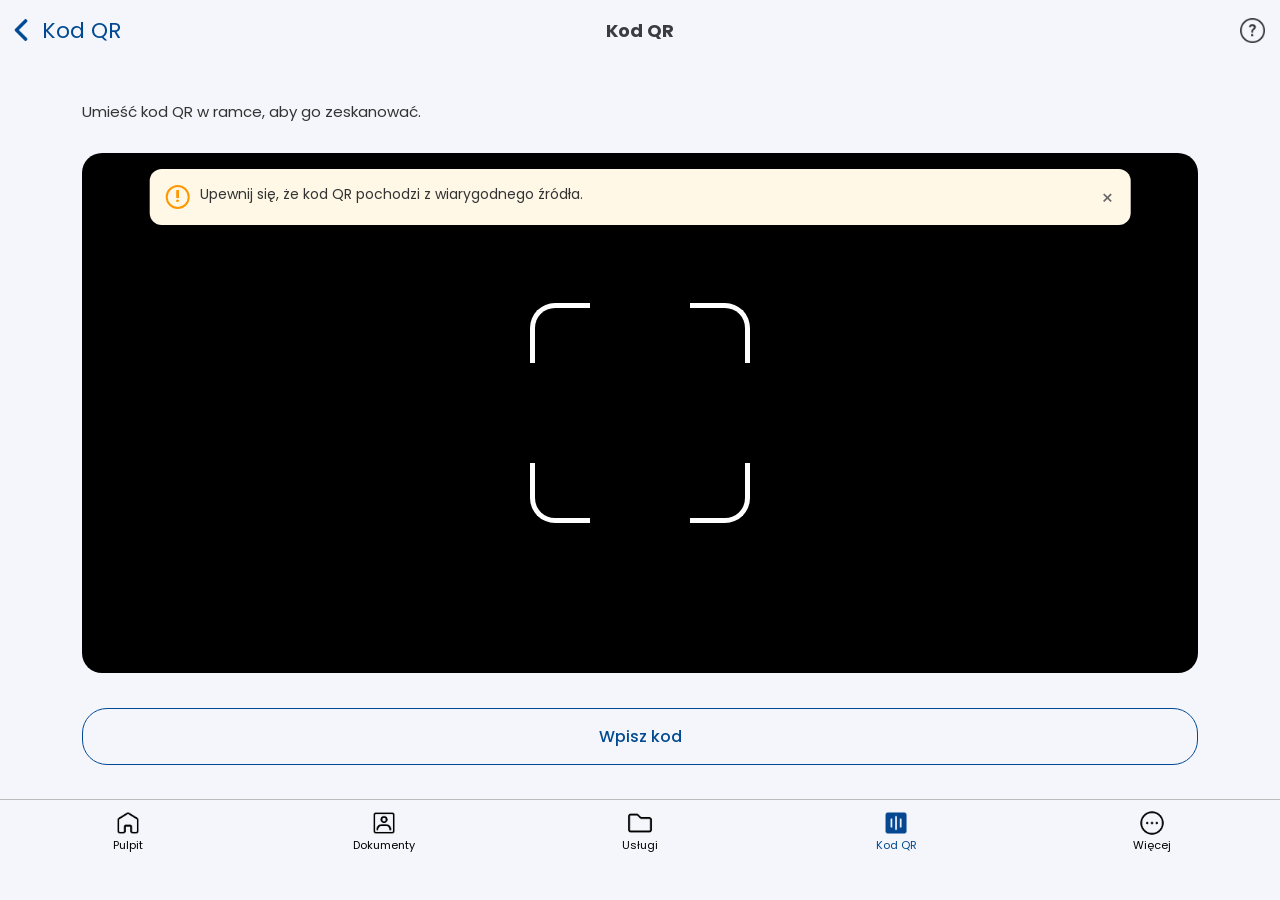
<file: scan.html>
<!DOCTYPE html><!-- saved from url=(0014)about:internet --><html lang="pl"><head>
    <meta http-equiv="Content-Type" content="text/html; charset=utf-8">
    <link rel="manifest" href="js/manifest.json">
    <title>mObywatel</title>
    <meta http-equiv="Cache-Control" content="no-cache, no-store, must-revalidate">
    <meta http-equiv="Pragma" content="no-cache">
    <meta http-equiv="Expires" content="0">
    <link rel="stylesheet" href="css/main.css">
    <link rel="stylesheet" href="css/scan.css">
    <link rel="icon" type="image/x-icon" href="images/logo.png">
    <link rel="apple-touch-icon" href="images/logo.png">
    <link rel="shortcut icon" href="images/logo.png">
    <meta name="format-detection" content="telephone=no">
    <meta name="viewport" content="width=device-width, initial-scale=0.8, user-scalable=no">
    <meta name="mobile-web-app-capable" content="yes">
    <script src="html5-qrcode"></script>
</head>

<body>
    <div class="top_grid_fixed">
        <div class="action_grid_fixed">
            <img src="images/back_blue.png" class="back_img_fixed">
            <p onclick="sendTo('qr')" class="back_text_fixed">Kod QR</p>
        </div>
        <p class="title_text_fixed">Kod QR</p>
        <img src="images/help.png" class="help_img_fixed">
    </div>

    <div class="container">
        <p class="description">Umieść kod QR w ramce, aby go zeskanować.</p>

        <div class="scan-frame">
            <div class="warning-box">
                <div class="warning-content">
                    <span class="warning-icon">!</span>
                    <p class="warning-text">Upewnij się, że kod QR pochodzi z wiarygodnego źródła.</p>
                    <span class="warning-close">×</span>
                </div>
            </div>
            <div id="reader" style="position: relative;"></div>
            <div class="frame-border">
                <div class="corner top-left"></div>
                <div class="corner top-right"></div>
                <div class="corner bottom-left"></div>
                <div class="corner bottom-right"></div>
            </div>
        </div>

        <button class="manual-input">Wpisz kod</button>
    </div>

    <div class="error">
        <div class="opacity"></div>
        <div class="error_box" style="display: none;">
        </div>
    </div>

    <div class="bottom_bar">
        <div class="bottom_bar_grid">
            <div class="bottom_element_grid" send="home">
                <div class="bottom_element_image home"></div>
                <p class="bottom_element_text">Pulpit</p>
            </div>
            <div class="bottom_element_grid" send="documents">
                <div class="bottom_element_image documents"></div>
                <p class="bottom_element_text">Dokumenty</p>
            </div>
            <div class="bottom_element_grid" send="services">
                <div class="bottom_element_image services"></div>
                <p class="bottom_element_text">Usługi</p>
            </div>
            <div class="bottom_element_grid" send="qr">
                <div class="bottom_element_image qr qr_open"></div>
                <p class="bottom_element_text open">Kod QR</p>
            </div>
            <div class="bottom_element_grid" send="more">
                <div class="bottom_element_image more"></div>
                <p class="bottom_element_text">Więcej</p>
            </div>
        </div>
    </div>

    <div class="code-input-container">
        <div class="code-input-overlay"></div>
        <div class="code-input-box">
            <div class="code-input-header">
                <span class="code-input-title">Kod</span>
                <span class="code-input-close" onclick="closeCodeInput()">Zamknij</span>
            </div>
            <p class="code-input-subtitle">Wpisz lub wklej kod.</p>
            <div class="code-input-field-container">
                <input type="number" class="code-input-field" placeholder=" " maxlength="6">
                <p class="code-input-hint">Wprowadź dokładnie 6 cyfr</p>
            </div>
            <button class="code-input-submit" onclick="submitCode()" disabled="">Dalej</button>
        </div>
    </div>

    <script src="js/navigation.js"></script> <!-- Added global navigation script -->
    <script src="js/bar.js"></script>
    <script>

        if (localStorage.getItem('top') === 'card') {
            var back = document.querySelector('.back_text_fixed');
            back.innerHTML = 'mDowód';
            back.onclick = () => { sendTo('card') };
        }

        function closeWarning() {
            document.querySelector('.warning-box').style.display = 'none';
        }

        document.querySelector('.warning-close').addEventListener('click', closeWarning);

        function showError() {
            const errorBox = document.querySelector('.error_box');
            errorBox.style.display = 'block';
            errorBox.innerHTML = `
                <div class="loading"></div>
                <p class="error_title">Ładowanie...</p>
            `;

            document.querySelector('.error').classList.add('error_open');

            setTimeout(() => {
                errorBox.innerHTML = `
                    <div class="error_icon">
                        <svg width="70" height="70" viewBox="0 0 70 70">
                            <circle cx="35" cy="35" r="35" fill="#FF3B30"/>
                            <path d="M47 23L23 47M23 23L47 47" stroke="white" stroke-width="4" stroke-linecap="round"/>
                        </svg>
                    </div>
                    <p class="error_title">Wystąpił błąd</p>
                    <p class="error_description">Nie możemy wyświetlić Twoich danych.<br>Spróbuj ponownie później.</p>
                    <button class="error_button retry" onclick="retryAction()">Spróbuj ponownie</button>
                    <button class="error_button back" onclick="sendTo('qr')">Wróć</button>
                `;
            }, 2000);
        }

        function retryAction() {
            showError();
        }

        function onScanSuccess(decodedText) {
            // Assume QR code is valid for offline mode
            html5QrCode.stop();
            askForPermission(null, decodedText);
        }

        function onScanFailure(error) {
            return;
        }

        let html5QrCode = new Html5Qrcode("reader");
        html5QrCode.start(
            { facingMode: { exact: "environment" } },
            {
                fps: 10,
                videoConstraints: {
                    width: { ideal: 1920 },
                    height: { ideal: 1080 },
                    facingMode: "environment"
                }
            },
            onScanSuccess,
            onScanFailure
        );

        document.querySelector('.manual-input').addEventListener('click', () => {
            document.querySelector('.code-input-container').classList.add('active');
            document.querySelector('.code-input-field').focus();
        });

        function closeCodeInput() {
            document.querySelector('.code-input-container').classList.remove('active');
            setTimeout(() => {
                document.querySelector('.code-input-field').value = '';
                document.querySelector('.code-input-field-container').classList.remove('error');
            }, 300);
        }

        document.querySelector('.code-input-overlay').addEventListener('click', closeCodeInput);

        function submitCode() {
            const input = document.querySelector('.code-input-field');
            const value = input.value;

            if (value.length === 6) {

                // Assume 6-digit code is valid for offline mode
                closeCodeInput();
                askForPermission(value, null);
            }
        }

        function askForPermission(code, qrCode) {
            if (code) {
                localStorage.setItem('code', code);
            } else if (qrCode) {
                localStorage.setItem('qrCode', qrCode);
            }

            sendTo('share')
        }

        document.querySelector('.code-input-field').addEventListener('input', (e) => {
            e.target.value = e.target.value.replace(/\D/g, '').slice(0, 6);

            const submitButton = document.querySelector('.code-input-submit');
            submitButton.disabled = e.target.value.length !== 6;
        });
    </script>
    <script src="js/cache.js"></script>



</body></html>
</file>
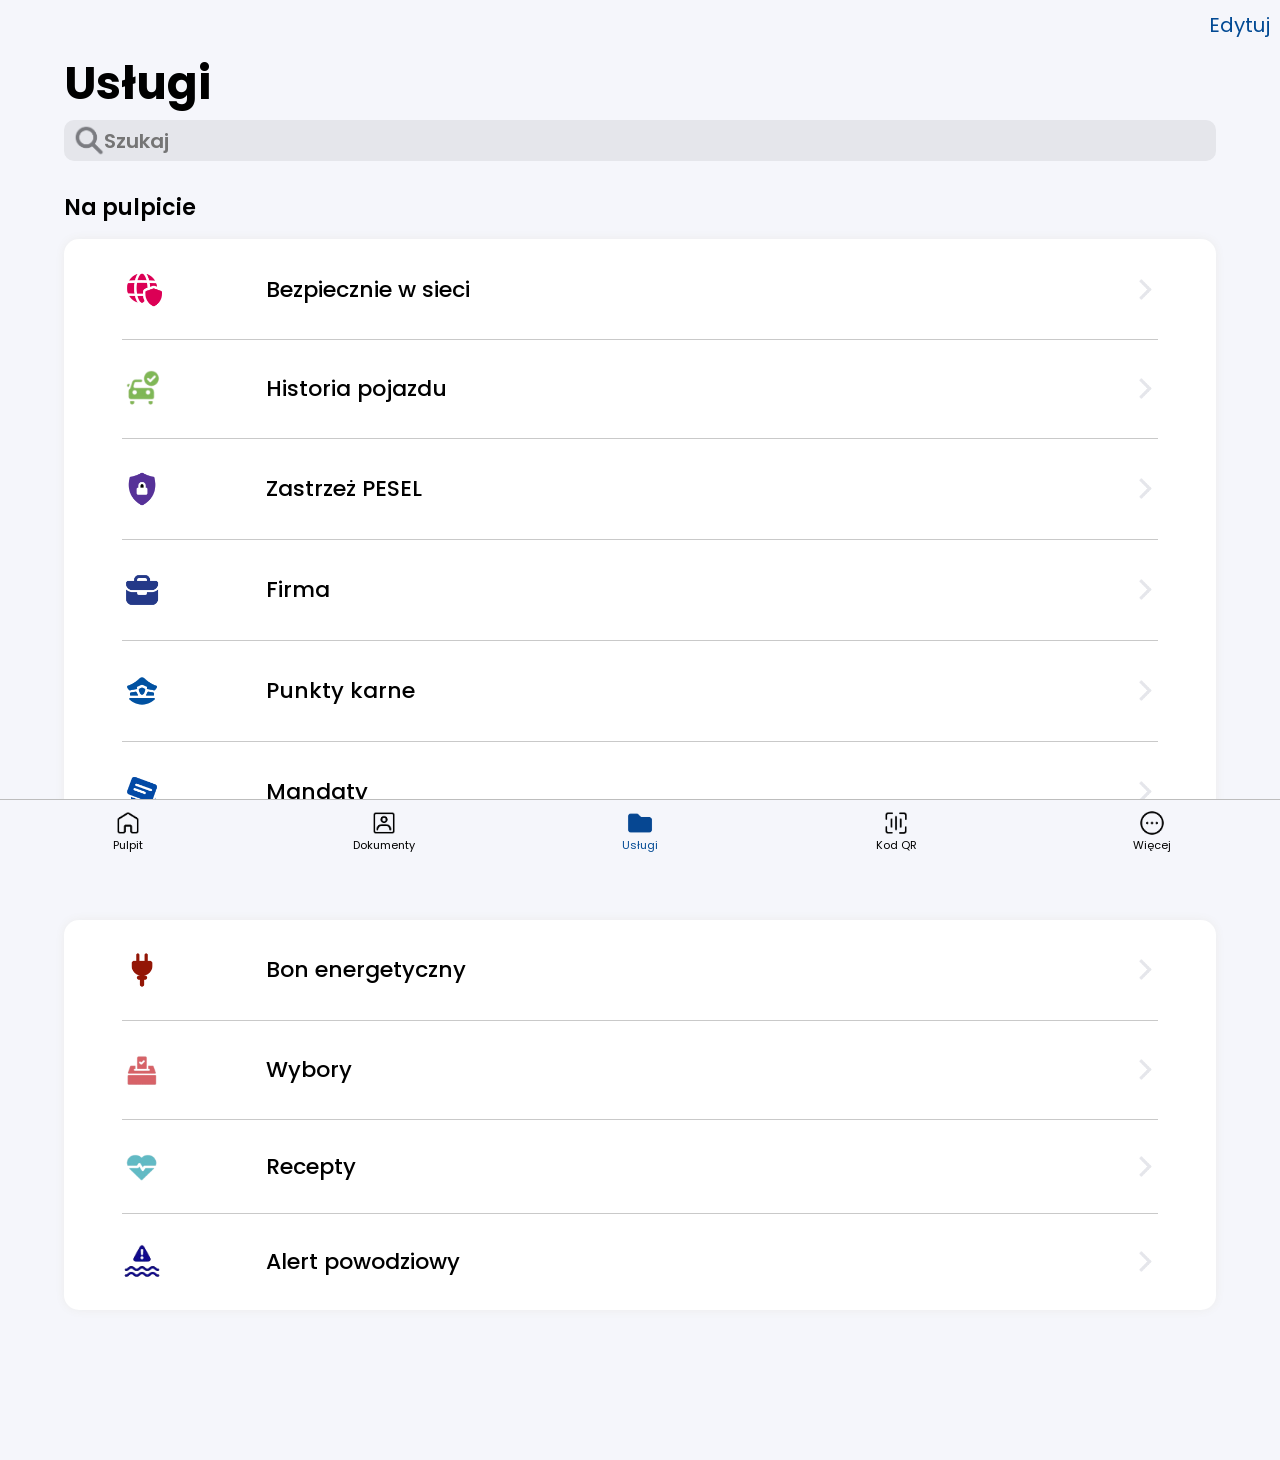
<file: services.html>
<!-- saved from url=(0014)about:internet --><html><head>
    <meta http-equiv="Content-Type" content="text/html; charset=utf-8">
    <title>mObywatel</title>
    <link rel="manifest" href="js/manifest.json">
    <meta http-equiv="Cache-Control" content="no-cache, no-store, must-revalidate">
    <meta http-equiv="Pragma" content="no-cache">
    <meta http-equiv="Expires" content="0">
    <link rel="stylesheet" href="css/main.css">
    <link rel="stylesheet" href="css/services.css">
    <link rel="stylesheet" href="css/flow.css">
    <link rel="icon" type="image/x-icon" href="images/logo.png">
    <link rel="apple-touch-icon" href="images/logo.png">
    <link rel="shortcut icon" href="images/logo.png">
    <meta name="format-detection" content="telephone=no">
    <meta name="viewport" content="width=device-width, initial-scale=0.8, user-scalable=no">
    <meta name="mobile-web-app-capable" content="yes">
</head>

<body>

    <div class="bottom_bar">
        <div class="bottom_bar_grid">
            <div class="bottom_element_grid" send="home">
                <div class="bottom_element_image home"></div>
                <p class="bottom_element_text">Pulpit</p>
            </div>
            <div class="bottom_element_grid" send="documents">
                <div class="bottom_element_image documents"></div>
                <p class="bottom_element_text">Dokumenty</p>
            </div>
            <div class="bottom_element_grid" send="services">
                <div class="bottom_element_image services services_open"></div>
                <p class="bottom_element_text open">Usługi</p>
            </div>
            <div class="bottom_element_grid" send="qr">
                <div class="bottom_element_image qr"></div>
                <p class="bottom_element_text">Kod QR</p>
            </div>
            <div class="bottom_element_grid" send="more">
                <div class="bottom_element_image more"></div>
                <p class="bottom_element_text">Więcej</p>
            </div>
        </div>
    </div>

    <div class="top_slide_bar">
        <div class="top_action_grid">
            <p class="top_action_button">Edytuj</p>
        </div>
        <p class="main_page_title">Usługi</p>
    </div>
    <div class="container">
        <div class="search_grid">
            <img class="search_icon" src="images/search.png">
            <input class="search" placeholder="Szukaj">
        </div>
        <p class="title">Na pulpicie</p>
        <div class="services_list">
            <div class="service">
                <img class="service_icon" src="images/safe_in_web.png">
                <p class="service_name">Bezpiecznie w sieci</p>
                <img class="arrow" src="images/arrow_light.png">
            </div>
            <div class="service">
                <img class="service_icon" src="images/vehicle.png">
                <p class="service_name">Historia pojazdu</p>
                <img class="arrow" src="images/arrow_light.png">
            </div>
            <div class="service">
                <img class="service_icon" src="images/pesel.png">
                <p class="service_name">Zastrzeż PESEL</p>
                <img class="arrow" src="images/arrow_light.png">
            </div>
            <div class="service">
                <img class="service_icon" src="images/business.png">
                <p class="service_name">Firma</p>
                <img class="arrow" src="images/arrow_light.png">
            </div>
            <div class="service">
                <img class="service_icon" src="images/penalties.png">
                <p class="service_name">Punkty karne</p>
                <img class="arrow" src="images/arrow_light.png">
            </div>
            <div class="service" style="border: none;">
                <img class="service_icon" src="images/tickets.png">
                <p class="service_name">Mandaty</p>
                <img class="arrow" src="images/arrow_light.png">
            </div>
        </div>
        <p class="title">Pozostałe</p>
        <div class="services_list" style="margin-bottom: 150px;">
            <div class="service">
                <img class="service_icon" src="images/electricity.png">
                <p class="service_name">Bon energetyczny</p>
                <img class="arrow" src="images/arrow_light.png">
            </div>
            <div class="service">
                <img class="service_icon" src="images/vote.png">
                <p class="service_name">Wybory</p>
                <img class="arrow" src="images/arrow_light.png">
            </div>
            <div class="service">
                <img class="service_icon" src="images/health.png">
                <p class="service_name">Recepty</p>
                <img class="arrow" src="images/arrow_light.png">
            </div>
            <div class="service" style="border: none;">
                <img class="service_icon" src="images/flood.png">
                <p class="service_name">Alert powodziowy</p>
                <img class="arrow" src="images/arrow_light.png">
            </div>
        </div>
    </div>

    <script src="js/navigation.js"></script> <!-- Added global navigation script -->
    <script src="js/bar.js"></script>
    <script src="js/cache.js"></script>
    <script src="js/flow.js"></script>


</body></html>
</file>
<file: css/main.css>
@import url('https://fonts.googleapis.com/css2?family=Poppins:ital,wght@0,100;0,200;0,300;0,400;0,500;0,600;0,700;0,800;0,900;1,100;1,200;1,300;1,400;1,500;1,600;1,700;1,800;1,900&family=Roboto:ital,wght@0,100;0,300;0,400;0,500;0,700;0,900;1,100;1,300;1,400;1,500;1,700;1,900&display=swap');

:root{
    --home: url('../images/home.png');
    --home-open: url('../images/home_open.png');
    --documents: url('../images/documents.png');
    --documents-open: url('../images/documents_open.png');
    --services: url('../images/services.png');
    --services-open: url('../images/services_open.png');
    --qr: url('../images/identity.png');
    --qr-open: url('../images/identity_open.png');
    --more: url('../images/other.png');
    --more-open: url('../images/other_open.png');
    --text: rgb(2, 74, 148);
    --shadow: 0px 0px 10px rgb(236, 236, 236);
    --width: 90%;
    --background: #f5f6fb;
    --border: 0.1px solid rgb(189, 189, 189);
}

body{
    background-color: var(--background);
    margin: 0;
}

*{
    font-family: "Poppins", sans-serif;
    -webkit-user-select: none;
    -ms-user-select: none;
    user-select: none;
    -webkit-tap-highlight-color: transparent;
}

img{
    pointer-events: none;
}

::-webkit-scrollbar {
    display: none;
}

::-webkit-scrollbar-track {
    display: none;
}

::-webkit-scrollbar-thumb {
    display: none;
}

.container{
    width: var(--width);
    margin-left: auto;
    margin-right: auto;
}

.top_grid_fixed{
    z-index: 2;
    background-color: #f5f6fb;
    position: fixed;
    top: -10px;
    height: 60px;
    left: 0;
    width: 100%;
    display: grid;
    margin-top: 10px;
    grid-template-columns: 25% 50% 25%;
}

.confirm_box{
    position: relative;
    width: 90%;
    margin-left: auto;
    margin-right: auto;
    padding-bottom: 5px;
    border-bottom: 1px solid rgb(228, 228, 228);
}

.box_top{
    font-size: 16px;
    margin-top: 20px;
    margin-bottom: auto;
    height: max-content;
}

.confirm_info{
    box-shadow: var(--shadow);
    width: 100%;
    margin-left: auto;
    margin-right: auto;
    height: max-content;
    background-color: white;
    border-radius: 15px;
    display: grid;
    grid-template-columns: 100%;
    grid-auto-flow: row;
    grid-auto-rows: max-content;
}

.box_value{
    font-size: 23px;
    font-weight: 500;
    margin-top: auto;
    margin-bottom: 10px;
    height: max-content;
}

.bottom_update{
    display: grid;
    grid-template-columns: 50% 50%;
    grid-template-rows: 100%;
    height: 100%;
}

.bottom_holder{
    position: relative;
    width: 100%;
    height: 80px;
    background-color: white;
    box-shadow: var(--shadow);
    border-radius: 20px;
    margin-top: 10px;
    margin-bottom: 10px;
    overflow: hidden;
    transition: 200ms; 
}

.bottom_update_grid{
    margin-left: 20px;
    margin-top: auto;
    margin-bottom: auto;
    display: grid;
    grid-template-columns: 100%;
    grid-template-rows: max-content max-content;
    height: max-content;
}

.bottom_update_text{
    height: max-content;
    margin-top: auto;
    margin-bottom: auto;
    color: #52575f;
    font-size: 18px;
    font-weight: 500;
}

.bottom_update_value{
    height: max-content;
    margin-top: auto;
    margin-bottom: auto;
    color: #1f2125;
    font-weight: 500;
    font-size: 23px;
}

.box_highlight{
    font-size: 31px;
    font-weight: 600;
    margin-top: 0px;
}

.confirm_box .main_button{
    position: absolute;
    right: 10px;
    top: 0;
    bottom: 0;
    margin-top: auto;
    margin-bottom: auto;
    margin-right: 0;
}

.main_page_title{
    margin-left: calc((100% - var(--width))/2);
    font-size: 45px;
    font-weight: bold;
    margin-top: 50px;
    margin-bottom: 0;
}

.action_grid_fixed{
    cursor: pointer;
    margin-left: 10px;
    display: grid;
    grid-template-columns: max-content max-content;
}

.back_img_fixed{
    width: 22px;
    margin-top: auto;
    margin-bottom: auto;
}

.back_text_fixed{
    color: #014A93;
    font-weight: 400;
    font-size: 22px;
    height: max-content;
    margin-top: auto;
    margin-bottom: auto;
    margin-left: 10px;
}

.title_text_fixed{
    font-size: 18px;
    color: #3b3c41;
    text-align: center;
    width: 100%;
    font-weight: bold;
    margin-top: auto;
    margin-bottom: auto;
    height: max-content;
}

.help_img_fixed{
    width: 25px;
    margin-right: 15px;
    margin-left: auto;
    margin-top: auto;
    margin-bottom: auto;
    cursor: pointer;
}

.main_button{
    color: #014a93;
    background-color: #dbeaf9;
    width: max-content;
    padding-left: 20px;
    padding-right: 20px;
    font-size: 17px;
    font-weight: 500;
    height: 40px;
    margin-top: auto;
    margin-bottom: auto;
    margin-left: auto;
    margin-right: 20px;
    border-radius: 20px;
    border: none;
}

.bottom_element_image{
    pointer-events: none;
    width: 28px;
    height: 28px;
    margin-left: auto;
    margin-right: auto;
    margin-top: auto;
    margin-bottom: auto;
    background-position: center;
    background-size: 100%;
}

.home{
    background-image: var(--home);
}

.documents{
    background-image: var(--documents);
}

.services{
    background-image: var(--services);
}

.qr{
    background-image: var(--qr);
}

.more{
    background-image: var(--more);
}

.home_open{
    background-image: var(--home-open);
}

.documents_open{
    background-image: var(--documents-open);
}

.services_open{
    background-image: var(--services-open);
}

.qr_open{
    background-image: var(--qr-open);
}

.more_open{
    background-image: var(--more-open);
}

.bottom_element_grid{
    margin-top: 5px;
    margin-left: auto;
    margin-right: auto;
    grid-template-columns: 100%;
    grid-template-rows: max-content max-content;
    height: max-content;
    width: 100%;
    display: grid;
}

.bottom_element_text{
    margin-top: 0;
    font-size: 11px;
    color: black;
    font-weight: 400;
    text-align: center;
}

.bottom_bar_grid{
    display: grid;
    grid-template-columns: repeat(5, calc(100% / 5));
    height: 100%;
    margin-top: 4px;
    width: 100%;
}

.bottom_bar{
    position: fixed;
    background-color: #f5f6fb;
    border-top: var(--border);
    bottom: 0;
    left: 0;
    width: 100%;
    height: 100px;
    z-index: 1;
}

.open{
    color: var(--text);
}

.search_grid{
    display: grid;
    width: calc(100% - 6px);
    grid-template-columns: 30px calc(100% - 30px);
    background-color: rgb(229, 230, 235);
    padding: 3px;
    border-radius: 10px;
    margin-top: 120px;
}

.search_icon{
    width: 35px;
    margin-left: 5px;
}

.search{
    outline: none;
    border: none;
    background-color: transparent;
    font-weight: 600;
    font-size: 20px;
    height: max-content;
    margin-top: auto;
    margin-bottom: auto;
    margin-left: 5px;
}

.services_list{
    display: grid;
    grid-template-columns: 100%;
    width: 100%;
    height: max-content;
    grid-auto-flow: row;
    grid-auto-rows: max-content;
    background-color: white;
    border-radius: 15px;
    box-shadow: var(--shadow);
}

.service{
    width: 90%;
    margin-left: auto;
    margin-right: auto;
    display: grid;
    grid-template-columns: 12% 73% 15%;
    border-bottom: 0.5px solid rgb(201, 201, 201);
    height: max-content;
}

.service_icon{
    width: 40px;
    margin-top: auto;
    margin-bottom: auto;
    margin-left: 0px;
    margin-top: 30px;
    margin-bottom: 30px;
}

.service_name{
    margin-top: auto;
    margin-bottom: auto;
    width: 100%;
    height: max-content;
    margin-left: 20px;
    font-weight: 500;
    font-size: 22px;
}

.arrow{
    width: 25px;
    margin-top: auto;
    margin-bottom: auto;
    margin-right: 0px;
    margin-left: auto;
}

.action_arrow{
    width: 20px;
    margin-right: 20px;
    margin-left: auto;
    margin-top: auto;
    margin-bottom: auto;
}

.action_box{
    margin-top: 30px;
    display: grid;
    grid-template-columns: 50% 50%;
    height: 90px;
    width: 100%;
    background-color: white;
    border-radius: 20px;
    box-shadow: var(--shadow);
}

.top_action_grid{
    display: grid;
    grid-auto-flow: column;
    grid-auto-columns: max-content;
    height: max-content;
    width: max-content;
    margin-top: 10px;
    margin-right: 10px;
    margin-left: auto;
    margin-bottom: -40px;
}

.top_action_button{
    color: var(--text);
    height: 30px;
    margin-left: 30px;
    margin-top: auto;
    margin-bottom: auto;
    line-height: 30px;
    font-size: 20px;
}

.action_box_text{
    margin-top: auto;
    margin-bottom: auto;
    text-align: left;
    height: max-content;
    width: max-content;
    margin-left: 10%;
    font-weight: 500;
    font-size: 22px;
}

.action_box_connected{
    width: 100%;
    background-color: white;
    border-radius: 20px;
    box-shadow: var(--shadow);
    margin-top: 30px;
}

.action_box_connected .action_box{
    box-shadow: none;
    margin-top: 0;
    margin-bottom: 0;
    width: 90%;
    margin-left: auto;
    margin-right: auto;
    border-radius: 0;
}

.action_box_connected .action_box_text{
    margin-left: 0;
}

.action_box_connected .action_arrow{
    margin-right: 0;
}


.frame_qr{
    background-color: white;
    width: 100%;
    height: 90px;
    border-radius: 20px;
    box-shadow: var(--shadow);
    display: grid;
    grid-template-columns: max-content max-content;
    margin-bottom: 30px;
}

.pearson{
    width: 30px;
    margin-top: auto;
    margin-bottom: auto;
    display: block;
    margin-left: 15px;
}

.description{
    margin-left: 20px;
    font-size: 20px;
    height: max-content;
    margin-top: auto;
    margin-bottom: auto;
    font-weight: 500;
}

.frame_double{
    height: max-content;
    grid-template-columns: 100%;
    grid-template-rows: max-content max-content;
}

.top{
    font-size: 17px;
    font-weight: 400;
    margin-left: 15px;
    margin-bottom: 2px;
    margin-top: 15px;
    height: max-content;
}

.bottom_qr{
    font-size: 22px;
    width: 90%;
    font-weight: 500;
    margin-left: 15px;
    margin-top: auto;
    margin-bottom: 15px;
    height: max-content;
}

.last{
    margin-bottom: 220px;
}

.list{
    margin-top: auto;
    margin-bottom: 15px;
}

.list li{
    font-weight: 500;
    font-size: 20px;
    width: 75%;
}

.list li::marker{
    font-size: 15px;
    margin-top: auto;
    margin-bottom: auto;
    height: max-content;
}

.share{
    position: fixed;
    bottom: 100px;
    width: 100%;
    left: 0;
    height: 80px;
    background-color: var(--background);
    overflow: auto;
}

.share_button{
    width: 90%;
    height: 50px;
    position: absolute;
    top: 0;
    left: 0;
    right: 0;
    bottom: 0;
    background-color: var(--text);
    margin-left: auto;
    margin-right: auto;
    margin-top: auto;
    margin-bottom: auto;
    line-height: 50px;
    text-align: center;
    font-weight: 600;
    font-size: 18px;
    color: white;
    display: block;
    border-radius: 40px;
}
</file>
<file: css/card.css>
body{
    margin: 0;
}

body .bottom_bar{
    z-index: 1;
}

.under_grid{
    width: max-content;
    height: max-content;
    margin-left: auto;
    margin-right: auto;
    display: grid;
    grid-template-rows: 100%;
    grid-auto-flow: column;
    grid-auto-columns: max-content;
    margin-top: 40px;
    margin-bottom: 15px;
}

.id_wrapper{
    filter: drop-shadow(var(--shadow));
}

.under_image_circle{
    background-color: white;
    width: max-content;
    height: max-content;
    padding: 15px;
    height: 30px;
    width: 30px;
    border-radius: 50%;
    box-shadow: var(--shadow);
    margin-left: auto;
    margin-right: auto;
    margin-top: auto;
    margin-bottom: auto;
    position: relative;
}

.under_container{
    width: calc(100% + (100% - var(--width)));
    margin-left: calc((100% - var(--width)) / -2);
}

.under_image{
    width: 23px;
    margin-left: auto;
    margin-right: auto;
    margin-top: auto;
    margin-bottom: auto;
    display: block;
    position: absolute;
    top: 0;
    bottom: 0;
    left: 0;
    right: 0;
}

.under_text{
    width: 100px;
    text-align: center;
    margin-top: 10px;
    opacity: 0.8;
    font-weight: 400;
    font-size: 16px;
}

.under_icon{
    width: max-content;
    height: max-content;
    display: grid;
    grid-template-columns: 100%;
    grid-template-rows: repeat(2, max-content);
    margin-left: 7px;
    margin-right: 7px;
}

.back_img{
    width: 17px;
    margin-top: auto;
    margin-bottom: auto;
}

.eagle_text{
    font-size: 13px;
    font-weight: 400;
    margin-top: 0px;
    margin-bottom: auto;
    height: max-content;
    line-height: 15px;
    margin-left: 1px;
    color: gray;
}

.action_grid{
    cursor: pointer;
    margin-left: 10px;
    display: grid;
    grid-template-columns: max-content max-content;
}

.title_text{
    font-size: 18px;
    color: #3b3c41;
    text-align: center;
    width: 100%;
    font-weight: bold;
    margin-top: auto;
    margin-bottom: auto;
    height: max-content;
}

.id_data_grid{
    position: absolute;
    top: 18px;
    left: 50%;
    display: grid;
    grid-template-columns: 100%;
    grid-auto-flow: row;
    grid-auto-rows: 72px;
}

.data_value{
    color: #52575f;
    height: max-content;
    margin-top: auto;
    margin-bottom: auto;
    font-weight: 500;
    font-size: 17px;
}

.data_holder{
    width: 100%;
    height: max-content;
    display: grid;
    grid-template-columns: 100%;
    grid-template-rows: max-content max-content;
}

.flag_video{
    position: absolute;
    top: 53.5%;
    left: 7.5%;
    width: 18.9%;
}

.eagle_text{
    position: absolute;
    top: 71.1%;
    left: 16.9%;
    width: 20%;
}

.eagle_video{
    position: absolute;
    top: 69.6%;
    left: 7.7%;
    width: 7.8%;
}

.data_title{
    font-weight: 500;
    font-size: 21px;
    height: max-content;
    margin-top: auto;
    margin-bottom: -5px;
}

.id_image_data{
    position: relative;
}

.id_image{
    z-index: -1;
    width: 100%;
    height: 430px;
    margin-left: auto;
    margin-right: auto;
    display: block;
    z-index: -1;
    pointer-events: none;
    border-radius: 15px 15px 0px 0px;
}

.other_grid{
    margin-top: 10px;
    display: grid;
    grid-auto-flow: row;
    grid-auto-rows: max-content;
    width: 100%;
    margin-left: auto;
    margin-right: auto;
}

.bottom_text{
    font-size: 23px;
    font-weight: 500;
    margin-top: auto;
    margin-bottom: auto;
    margin-left: 17px;
}

.bottom_grid{
    position: relative;
    display: grid;
    grid-template-columns: max-content max-content max-content;
    height: 100%;
    width: max-content;
    margin-top: auto;
    margin-bottom: auto;
    margin-left: 20px;
    margin-right: auto;
}

.bottom_image{
    pointer-events: none;
    width: 32px;
    margin-top: auto;
    margin-bottom: auto;
}

.inset{
    box-shadow: inset 0px 0px 20px white;
    background-color: transparent;
    position: absolute;
    top: 5%;
    left: 7.5%;
    width: 35%;
    border-radius: 5px;
    height: 45%;
    z-index: 1;
    background-position: center;
    background-size: 100%;
    background-repeat: no-repeat;
}

.id_own_image{
    pointer-events: none;
    box-shadow: 0px 0px 5px white;
    position: absolute;
    top: 5%;
    left: 7.5%;
    width: 35%;
    border-radius: 5px;
    height: 45%;
    background-color: white;
    background-position: center;
    background-size: 100%;
    background-repeat: no-repeat;
    z-index: 0;
}

.action_arrow{
    position: absolute;
    top: 0;
    bottom: 0;
    right: 20px;
    width: 20px;
    order: 100;
    margin-top: auto;
    margin-bottom: auto;
    transition: 200ms;
}

.id_bottom{
    border-radius: 0px 0px 20px 20px;
    background-color: white;
    height: 80px;
    z-index: 1;
    width: 100%;
    margin-left: auto;
    margin-right: auto;
}

.back_text{
    color: #014A93;
    font-weight: 500;
    font-size: 18px;
    height: max-content;
    margin-top: auto;
    margin-bottom: auto;
}

.help_img{
    width: 30px;
    margin-right: 10px;
    margin-left: auto;
    margin-top: auto;
    margin-bottom: auto;
    cursor: pointer;
}

.top_grid{
    z-index: 1;
    background-color: #f5f6fb;
    position: fixed;
    top: -10px;
    height: 60px;
    left: 0;
    width: 100%;
    display: grid;
    margin-top: 10px;
    grid-template-columns: repeat(3, calc(100% / 3));
}

.time_text{
    margin-top: 60px;
    margin-bottom: 20px;
    color: #666b72;
    margin-left: auto;
    margin-right: auto;
    text-align: center;
}

.info_holder .bottom_grid{
    height: 90px;
}

.info_holder{
    height: unset;
    transition: 200ms;
    max-height: 90px;
}

.additional_holder{
    height: max-content;
    display: grid;
    grid-template-columns: 100%;
    grid-auto-rows: max-content;
    grid-auto-flow: row;
    margin-top: -2s0px;
}

.info_holder .action_arrow{
    rotate: 90deg;
    top: 35px;
    bottom: auto;
}

.unfolded{
    height: unset;
    max-height: 1200px;
}

.unfolded .action_arrow{
    rotate: 270deg;
}

.additional_title{
    font-size: 17px;
    opacity: 0.7;
    margin-top: 10px;
    margin-bottom: auto;
    height: max-content;
}

.additional_subtitle{
    font-size: 22px;
    font-weight: 500;
    margin-top: 0px;
    margin-bottom: 20px;
    height: max-content;
}

.additional_grid{
    display: grid;
    width: 90%;
    margin-left: auto;
    margin-right: auto;
    border-bottom: 0.1px solid rgb(146, 146, 146);
    margin-top: 5px;
    margin-bottom: 10px;
}

.confirm{
    position: fixed;
    top: 0;
    left: 0;
    width: 100%;
    height: 100%;
    z-index: 2;
    width: 0%;
}

.opacity{
    background-color: black;
    opacity: 0;
    width: 100%;
    height: 100%;
    transition: 400ms;
}

.page{
    transition: 400ms;
    height: 90%;
    position: fixed;
    bottom: 0;
    bottom: -2000px;
    left: 0;
    width: 100%;
    background-color: white;
    border-radius: 30px 30px 0 0;
}

.confirm_close{
    width: 90%;
    margin-left: auto;
    margin-right: auto;
    border: 1px solid var(--text);
    border-radius: 25px;
    height: 50px;
    line-height: 50px;
    text-align: center;
    color: var(--text);
    font-weight: 400;
}

.confirm_title{
    width: max-content;
    margin-left: auto;
    margin-right: auto;
    height: max-content;
    font-size: 17px;
    font-weight: bold;
    margin-top: 50px;
    margin-bottom: 40px;
}

.card{
    background-size: 100%;
    width: 90%;
    background-repeat: no-repeat;
    background-position: center;
    height: 220px;
    border-radius: 20px;
    margin-left: auto;
    margin-right: auto;
    position: relative;
    margin-bottom: 20px;
}

.card_inner{
    width: 85%;
    height: 80%;
    position: absolute;
    top: 0;
    bottom: 0;
    left: 0;
    right: 0;
    margin-top: auto;
    margin-bottom: auto;
    margin-left: auto;
    margin-right: auto;
}

.confirm_name{
    width: max-content;
    font-size: 25px;
    font-weight: bold;
    margin-top: auto;
    margin-bottom: auto;
    height: max-content;
}

.confirm_description{
    font-size: 13px;
    font-weight: 400;
    line-height: 16px;
}

.confirm_button{
    background-color: var(--text);
    border-radius: 25px;
    height: 50px;
    width: 100%;
    text-align: center;
    line-height: 50px;
    color: white;
    font-size: 18px;
    font-weight: 600;
}

.page_other .confirm_title{
    margin-left: 0;
    margin-right: auto;
    margin-top: 30px;
    margin-left: 30px;
    margin-bottom: 10px;
}

.confirm_back{
    text-align: center;
    color: var(--text);
}

.page_open{
    width: 100%;
}

.page_open .opacity{
    opacity: 0.5;
}

.page_1_open .page_1{
    bottom: 0;
}

.page_2_open .page_2{
    bottom: 0;
}

.page_3_open .page_3{
    bottom: 0;
}
</file>
<file: css/documents.css>
.title{
    font-weight: 600;
    margin-top: 30px;
    font-size: 22px;
    margin-bottom: 15px;
    height: max-content;
}

.card .title{
    margin-top: auto;
    margin-bottom: auto;
    margin-left: 5px;
    font-size: 23px !important;
}

.card{
    width: 100%;
    height: 100px;
    background-color: white;
    border-radius: 10px;
    box-shadow: var(--shadow);
    margin-top: 10px;
    display: grid;
    grid-template-columns: 15% 30% 55%;
    margin-bottom: 20px;
}

.human{
    margin-top: auto;
    margin-bottom: auto;
    margin-left: 20px;
    width: 35px;
    margin-right: auto;
}

.arrow{
    margin-left: auto;
    width: 25px;
    margin-top: auto;
    margin-bottom: auto;
    margin-right: 15px !important;
}

.other{
    border-radius: 10px;
    box-shadow: var(--shadow);
    background-color: white;
    width: 100%;
    height: max-content;
    margin-top: 10px;
    display: grid;
    grid-template-columns: 100%;
    grid-template-rows: max-content max-content;
}

.other_title{
    margin-top: 40px;
    font-size: 22px;
    height: max-content;
    width: 80%;
    margin-left: auto;
    margin-right: auto;
    font-weight: 500;
    text-align: center;
}

.other_subtitle{
    margin-bottom: 40px;
    margin-top: 0px;
    text-align: center;
    opacity: 0.5;
    font-weight: 400;
    font-size: 19px;
    width: 80%;
    margin-left: auto;
    margin-right: auto;
}
</file>
<file: css/flow.css>
.top_slide_bar{
    position: absolute;
    top: 0;
    left: 0;
    width: 100%;
    transition: 100ms;
}

.top_slide_bar_open{
    position: fixed;
    height: 50px;
    background-color: var(--background);
    border-bottom: var(--border);
    animation-duration: 100ms;
    animation-fill-mode: forwards;
    animation-name: flow;
}

@keyframes flow {
    0%{
        top: -50px;
    }
    100%{
        top: 0;
    }
}

.top_slide_bar_open .main_page_title{
    margin-top: auto;
    margin-bottom: auto;
    text-align: center;
    font-weight: 500;
    height: max-content;
    font-size: 22px;
    position: absolute;
    width: max-content;
    margin-left: auto;
    margin-right: auto;
    top: 0;
    bottom: 0;
    left: 0;
    right: 0;
}

.top_slide_bar_open .top_action_button{
    line-height: unset;
}
</file>
<file: css/home.css>
.top_grid{
    display: grid;
    grid-template-columns: 50% 50%;
    width: 100%;
    margin-top: 15px;
}

.top_image{
    width: 35px;
}

.right{
    margin-right: 0;
    margin-left: auto;
}

.card_grid{
    width: 100%;
    display: grid;
    margin-bottom: 3px;
    grid-template-columns: 38% 31% 31%;
}

.card_grid .main_button{
    margin-right: 0;
}

.title{
    font-size: 23px;
    font-weight: 500;
}

.card{
    box-shadow: var(--shadow);
    display: grid;
    position: relative;
    overflow: hidden;
    border-radius: 15px;
    height: 250px;
    width: 400px;
    background-color: white;
}

.background{
    width: 100%;
    height: 100%;
}

.id_bottom{
    position: absolute;
    width: 100%;
    background-color: white;
    height: 70px;
    bottom: 0;
    left: 0;
    display: grid;
    grid-template-columns: 50% 50%;
}

.name{
    margin-left: 20px;
    height: max-content;
    margin-top: auto;
    margin-bottom: auto;
    font-size: 23px;
    font-weight: 600;
}

.human{
    position: absolute;
    top: 28px;
    left: 28px;
    width: 40px;
}

.arrow{
    margin-top: auto;
    margin-bottom: auto;
    margin-right: 15px !important;
    margin-left: auto;
    width: 20px !important;
}

.card_below_grid{
    display: grid;
    grid-template-columns: 50% 50%;
    width: 100%;
    height: max-content;
    margin-top: 5px;
}

.card_below_grid .main_button{
    margin-right: 0;
}

.services_grid{
    display: grid;
    width: 110%;
    margin-left: -5%;
    height: max-content;
    grid-template-columns: repeat(3, calc(100% / 3));
    grid-template-rows: max-content max-content;
}

.service_box{
    width: max-content;
    height: max-content;
    margin-left: auto;
    margin-right: auto;
    margin-top: 0px;
    margin-bottom: auto;
}

.service_icon_shadow{
    width: max-content;
    height: max-content;
    margin-left: auto;
    margin-right: auto;
    margin-top: 10px;
    filter: drop-shadow(var(--shadow));
}

.service_icon_wrapper{
    width: 100px;
    height: 100px;
    background-color: white;
    clip-path: path('M 0 50 C 0 3.4999999999999973, 3.4999999999999973 0, 50 0 S 100 3.4999999999999973, 100 50, 96.5 100 50 100, 0 96.5, 0 50');
    position: relative;
}

.service_box_icon{
    width: 50px;
    height: 50px;
    margin-left: auto;
    margin-right: auto;
    margin-top: auto;
    margin-bottom: auto;
    display: block;
    left: 0;
    right: 0;
    top: 0;
    bottom: 0;
    position: absolute;
}

.service_box_name{
    margin-top: 5px;
    text-align: center;
    font-size: 16px;
    width: 70%;
    margin-left: auto;
    margin-right: auto;
    opacity: 0.5;
}
</file>
<file: css/more.css>
.title{
    font-weight: 600;
    margin-top: 50px;
    font-size: 22px;
}

.settings{
    margin-top: 120px;
}

.container{
    margin-top: 130px;
}

.service_icon{
    width: 30px;
    margin-top: 25px;
    margin-bottom: 25px;
}

.service{
    grid-template-columns: 8% 77% 15%;
}
</file>
<file: css/qr.css>
body .bottom_bar{
    z-index: 0;
}

.main_title{
    font-size: 45px;
    font-weight: bold;
    margin-top: 50px;
    margin-bottom: 0;
}

.description_qr{
    font-weight: 500;
    font-size: 25px;
    margin-top: 20px;
    margin-bottom: 0;
}

.action_grid{
    margin-top: 10px;
    display: grid;
    grid-template-columns: 100%;
    grid-template-rows: max-content max-content;
    height: max-content;
    width: 100%;
}

.action{
    background-color: white;
    border-radius: 15px;
    box-shadow: var(--shadow);
    width: 100%;
    height: max-content;
    display: grid;
    margin-bottom: 10px;
    grid-template-columns: 16% 74% 10%;
}

.action_image{
    width: 35px;
    margin-top: auto;
    margin-bottom: auto;
    margin-left: 20px;
}

.action_text{
    display: grid;
    grid-template-columns: 100%;
    width: max-content;
    height: max-content;
    grid-template-rows: max-content max-content;
    margin-top: auto;
    margin-bottom: auto;
}

.action_title{
    margin-top: 20px;
    margin-bottom: auto;
    height: max-content;
    font-weight: 500;
    font-size: 23px;
}

.action_subtitle{
    margin-top: auto;
    margin-bottom: 20px;
    height: max-content;
    font-weight: 400;
    font-size: 17px;
    width: 100%;
    margin-top: -2px;
}

.arrow{
    width: 20px;
    margin-top: auto;
    margin-bottom: auto;
    margin-right: 15px !important;
}

.error{
    position: fixed;
    top: 0;
    left: 0;
    width: 100%;
    height: 100%;
    z-index: 1;
    width: 0%;
}

.error_box{
    width: 80%;
    height: 230px;
    border-radius: 15px;
    background-color: white;
    position: fixed;
    top: -2000px;
    bottom: 0;
    left: 0;
    right: 0;
    margin-top: auto;
    margin-bottom: auto;
    margin-left: auto;
    margin-right: auto;
    transition: 400ms;
}

.error_title{
    opacity: 0.9;
    font-size: 25px;
    margin-left: 10px;
    margin-top: 30px;
    margin-bottom: 0px;
    font-weight: bold;
    text-align: center;
}

.error_description{
    margin-top: 10px;
    margin-bottom: 0;
    font-size: 15px;
    width: 80%;
    margin-left: 10px;
    text-align: center;
    margin-left: auto;
    margin-right: auto;
}

.error_button{
    background-color: var(--text);
    width: 80%;
    margin-left: auto;
    margin-right: auto;
    line-height: 50px;
    height: 50px;
    border-radius: 25px;
    text-align: center;
    color: white;
    font-size: 18px;
    font-weight: 600;
    margin-top: 30px;
}

.opacity{
    background-color: black;
    opacity: 0;
    width: 100%;
    height: 100%;
    transition: 200ms;
}

.error_open{
    width: 100%;
}

.error_open .opacity{
    opacity: 0.7;
}

.error_open .error_box{
    top: 0;
}
</file>
<file: css/scan.css>
body {
    background-color: #f5f6fb;
    margin: 0;
    padding: 0;
    font-family: -apple-system, BlinkMacSystemFont, "Segoe UI", Roboto, Helvetica, Arial, sans-serif;
    height: 100vh;
    position: relative;
    display: flex;
    flex-direction: column;
}

.container {
    width: 100%;
    padding: 20px;
    box-sizing: border-box;
    padding-bottom: 120px;
    margin-top: 70px;
    min-height: auto;
    display: flex;
    flex-direction: column;
    align-items: center;
    gap: 20px;
}

.top_grid {
    background-color: #f5f6fb;
    padding: 15px 20px;
    display: grid;
    grid-template-columns: repeat(3, 1fr);
    align-items: center;
    border-bottom: 1px solid #e0e0e0;
    position: fixed;
    top: 0;
    left: 0;
    width: 100%;
    z-index: 10;
    height: 70px;
    box-sizing: border-box;
}

.action_grid {
    display: flex;
    align-items: center;
    gap: 10px;
}

.back_img {
    width: 17px;
    margin-top: auto;
    margin-bottom: auto;
}

.back_text {
    color: #014A93;
    font-weight: 500;
    font-size: 17px;
    height: max-content;
    margin-top: auto;
    margin-bottom: auto;
    margin-left: 3px;
}

.title_text {
    font-size: 17px;
    font-weight: 600;
    text-align: center;
    margin: 0;
    color: #333;
    white-space: nowrap;
}

.description {
    text-align: left;
    color: #333;
    margin: 10px 0;
    font-size: 15px;
    font-weight: 400;
    white-space: nowrap;
    overflow: hidden;
    text-overflow: ellipsis;
    width: 90%;
    padding-left: 0%;
}

.warning-box {
    background-color: #fff8e7;
    border-radius: 12px;
    width: 85%;
    padding: 16px;
    position: absolute;
    top: 3%;
    left: 50%;
    transform: translateX(-50%);
    z-index: 2;
}

.warning-content {
    display: flex;
    align-items: flex-start;
    gap: 10px;
    position: relative;
}

.warning-icon {
    color: #ff9800;
    font-size: 16px;
    font-weight: bold;
    min-width: 20px;
    height: 20px;
    display: flex;
    align-items: center;
    justify-content: center;
    border-radius: 50%;
    border: 2px solid #ff9800;
}

.warning-text {
    flex: 1;
    margin: 0;
    font-size: 14px;
    line-height: 1.3;
    color: #333;
    padding-right: 20px;
}

.warning-close {
    color: #666;
    font-size: 20px;
    cursor: pointer;
    position: absolute;
    right: 0;
    top: -2px;
}

.scan-frame {
    width: 90%;
    height: calc(100vh - 380px);
    max-height: 700px;
    min-height: 250px;
    background-color: #000;
    position: relative;
    border-radius: 20px;
    margin: 0 auto 15px auto;
    overflow: hidden;
}

@media screen and (max-width: 480px) {
    .container {
        gap: 15px;
        padding-bottom: 110px;
    }
    
    .description {
        font-size: 14px;
        margin: 5px 0;
    }
    
    .warning-box {
        padding: 12px;
        width: 90%;
    }
    
    .warning-text {
        font-size: 13px;
    }
    
    .scan-frame {
        width: 95%;
        height: calc(100vh - 340px);
        max-height: 500px;
        min-height: 250px;
        margin: 0 auto 10px auto;
    }
    
    #reader video {
        transform: scale(1.2);
    }
    
    .manual-input {
        padding: 12px;
    }
}

@media screen and (max-height: 700px) {
    .scan-frame {
        height: calc(100vh - 280px);
        min-height: 250px;
    }
    
    .warning-box {
        top: 4%;
        padding: 14px;
    }
}

@media screen and (max-height: 600px) {
    .scan-frame {
        height: calc(100vh - 260px);
        min-height: 200px;
    }
    
    .warning-box {
        top: 3%;
        padding: 12px;
    }
}

#reader {
    width: 100% !important;
    height: 100% !important;
    overflow: hidden !important;
}

#reader video {
    width: 100% !important;
    height: 100% !important;
    object-fit: cover !important;
    transform: scale(1.5);
}

/* Dla większych ekranów zwiększamy skalowanie */
@media screen and (min-height: 700px) {
    #reader video {
        transform: scale(2);
    }
}

@media screen and (min-height: 800px) {
    #reader video {
        transform: scale(2.5);
    }
}

@media screen and (min-height: 900px) {
    #reader video {
        transform: scale(3);
    }
}

#reader > * {
    display: none !important;
}

#reader video {
    display: block !important;
}

#reader__dashboard_section_swaplink,
#reader__dashboard_section_csr,
#reader__status_span,
#reader__dashboard,
#reader__scan_region,
#reader__scan_region img,
#reader__scan_region_highlight_svg,
#reader__scan_region_highlight,
#reader__scan_region_camera_permission,
#reader canvas,
#reader > div:not(#reader__scan_region),
#reader__scan_region > *:not(video) {
    display: none !important;
    opacity: 0 !important;
    visibility: hidden !important;
    pointer-events: none !important;
}

/* Usuwamy jasne tło */
#reader__scan_region {
    background: transparent !important;
    border: none !important;
}

.frame-border {
    position: absolute;
    top: 50%;
    left: 50%;
    transform: translate(-50%, -50%);
    width: 220px;
    height: 220px;
    pointer-events: none;
    z-index: 1;
}

.corner {
    position: absolute;
    width: 55px;
    height: 55px;
    border: 5px solid white;
}

.top-left {
    top: 0;
    left: 0;
    border-right: none;
    border-bottom: none;
    border-radius: 25px 0 0 0;
}

.top-right {
    top: 0;
    right: 0;
    border-left: none;
    border-bottom: none;
    border-radius: 0 25px 0 0;
}

.bottom-left {
    bottom: 0;
    left: 0;
    border-right: none;
    border-top: none;
    border-radius: 0 0 0 25px;
}

.bottom-right {
    bottom: 0;
    right: 0;
    border-left: none;
    border-top: none;
    border-radius: 0 0 25px 0;
}

.manual-input {
    width: 90%;
    margin: 0 auto;
    display: block;
    padding: 15px;
    border-radius: 25px;
    border: 1.5px solid #014A93;
    background-color: transparent;
    color: #014A93;
    font-size: 16px;
    font-weight: 500;
    cursor: pointer;
}

.bottom_bar_grid {
    display: grid;
    grid-template-columns: repeat(5, calc(100% / 5));
    height: 100%;
    margin-top: 4px;
    width: 100%;
}

.nav-item {
    margin-top: 5px;
    margin-left: auto;
    margin-right: auto;
    grid-template-columns: 100%;
    grid-template-rows: max-content max-content;
    height: max-content;
    width: 100%;
    display: grid;
    cursor: pointer;
    padding-top: 8px;
}

.nav-item img {
    pointer-events: none;
    width: 24px;
    height: 24px;
    margin-left: auto;
    margin-right: auto;
    margin-bottom: 4px;
}

.nav-item span {
    margin-top: 0;
    font-size: 11px;
    color: black;
    font-weight: 400;
    text-align: center;
}

.nav-item.active span {
    color: #024b97;
}

.nav-item.active img {
    filter: invert(23%) sepia(85%) saturate(1095%) hue-rotate(189deg) brightness(97%) contrast(106%);
}

.help_img {
    width: 30px;
    margin-right: 10px;
    margin-left: auto;
    margin-top: auto;
    margin-bottom: auto;
    cursor: pointer;
}

.error {
    position: absolute;
    top: 0;
    left: 0;
    width: 0%;
    height: 100%;
    z-index: 2;
}

.error_icon {
    width: 70px;
    height: 70px;
    margin: 0 auto 20px;
    display: block;
}

.error_icon svg {
    display: block;
    width: 100%;
    height: 100%;
}

.error_box {
    width: 85%;
    padding: 25px 20px;
    border-radius: 12px;
    background-color: white;
    position: absolute;
    top: 50%;
    left: 50%;
    transform: translate(-50%, -50%);
    z-index: 3;
    text-align: center;
}

.error_title {
    font-size: 20px;
    margin: 0 0 10px 0;
    font-weight: 600;
    color: #1f2125;
}

.error_description {
    margin: 0 0 25px 0;
    font-size: 15px;
    line-height: 1.4;
    color: #666;
}

.error_button {
    width: 100%;
    padding: 15px;
    border-radius: 25px;
    font-size: 16px;
    font-weight: 500;
    margin-bottom: 10px;
    border: none;
    cursor: pointer;
}

.error_button.retry {
    background-color: #014A93;
    color: white;
}

.error_button.back {
    background-color: white;
    color: #014A93;
    border: 1.5px solid #014A93;
}

/* Animacja ładowania */
.loading {
    width: 40px;
    height: 40px;
    border: 3px solid #f3f3f3;
    border-top: 3px solid #014A93;
    border-radius: 50%;
    margin: 0 auto 20px;
    animation: spin 1s linear infinite;
}

@keyframes spin {
    0% { transform: rotate(0deg); }
    100% { transform: rotate(360deg); }
}

.error_open {
    width: 100%;
}

.error_open .opacity {
    opacity: 0.7;
}

.error_open .error_box {
    opacity: 1;
    visibility: visible;
}

.opacity {
    background-color: black;
    opacity: 0;
    width: 100%;
    height: 100%;
    transition: 200ms;
}

.code-input-container {
    position: fixed;
    top: 0;
    left: 0;
    width: 100%;
    height: 100%;
    z-index: 20;
    visibility: hidden;
    opacity: 0;
    transition: visibility 0s 0.3s, opacity 0.3s ease;
}

.code-input-container.active {
    visibility: visible;
    opacity: 1;
    transition: visibility 0s, opacity 0.3s ease;
}

.code-input-overlay {
    position: absolute;
    top: 0;
    left: 0;
    width: 100%;
    height: 100%;
    background: rgba(0, 0, 0, 0.5);
    opacity: 0;
    transition: opacity 0.3s ease;
}

.code-input-container.active .code-input-overlay {
    opacity: 1;
}

.code-input-box {
    position: absolute;
    top: 100%;
    left: 0;
    width: 100%;
    height: 100%;
    background: white;
    padding: 20px;
    box-sizing: border-box;
    transition: transform 0.3s ease;
    transform: translateY(0);
}

.code-input-container.active .code-input-box {
    transform: translateY(-100%);
}

.code-input-header {
    display: flex;
    justify-content: space-between;
    align-items: center;
    margin-bottom: 10px;
}

.code-input-title {
    font-size: 20px;
    font-weight: 600;
    color: #333;
}

.code-input-close {
    color: #014A93;
    font-size: 15px;
    cursor: pointer;
}

.code-input-subtitle {
    font-size: 15px;
    color: #666;
    margin: 5px 0 20px 0;
}

.code-input-field-container {
    position: relative;
    margin-bottom: 20px;
}

.code-input-field {
    width: 100%;
    padding: 15px;
    border: 1px solid #ccc;
    border-radius: 8px;
    font-size: 18px;
    box-sizing: border-box;
    outline: none;
    text-align: center;
    letter-spacing: 8px;
    transition: border-color 0.2s ease;
}

.code-input-field-container.error .code-input-field {
    border-color: #ff3b30;
}

.code-input-error {
    display: none;
    color: #ff3b30;
    font-size: 13px;
    margin-top: 8px;
    position: absolute;
    left: 0;
    right: 0;
    text-align: center;
    opacity: 0;
    transition: opacity 0.2s ease;
}

.code-input-field-container.error .code-input-error {
    display: block;
    opacity: 1;
}

.code-input-hint {
    color: #666;
    font-size: 13px;
    margin: 8px 0 0 0;
    text-align: center;
}

.code-input-submit {
    width: 100%;
    padding: 15px;
    background: #014A93;
    color: white;
    border: none;
    border-radius: 25px;
    font-size: 16px;
    font-weight: 600;
    cursor: pointer;
    margin-top: 10px;
    transition: opacity 0.2s ease;
}

.code-input-submit:disabled {
    opacity: 0.5;
    cursor: not-allowed;
}

/* Ukrywamy strzałki w inpucie typu number */
.code-input-field::-webkit-outer-spin-button,
.code-input-field::-webkit-inner-spin-button {
    -webkit-appearance: none;
    margin: 0;
}

.code-input-field[type=number] {
    -moz-appearance: textfield;
}
</file>
<file: css/services.css>
.title{
    font-weight: 600;
    margin-top: 30px;
    font-size: 22px;
    margin-bottom: 15px;
}
</file>
